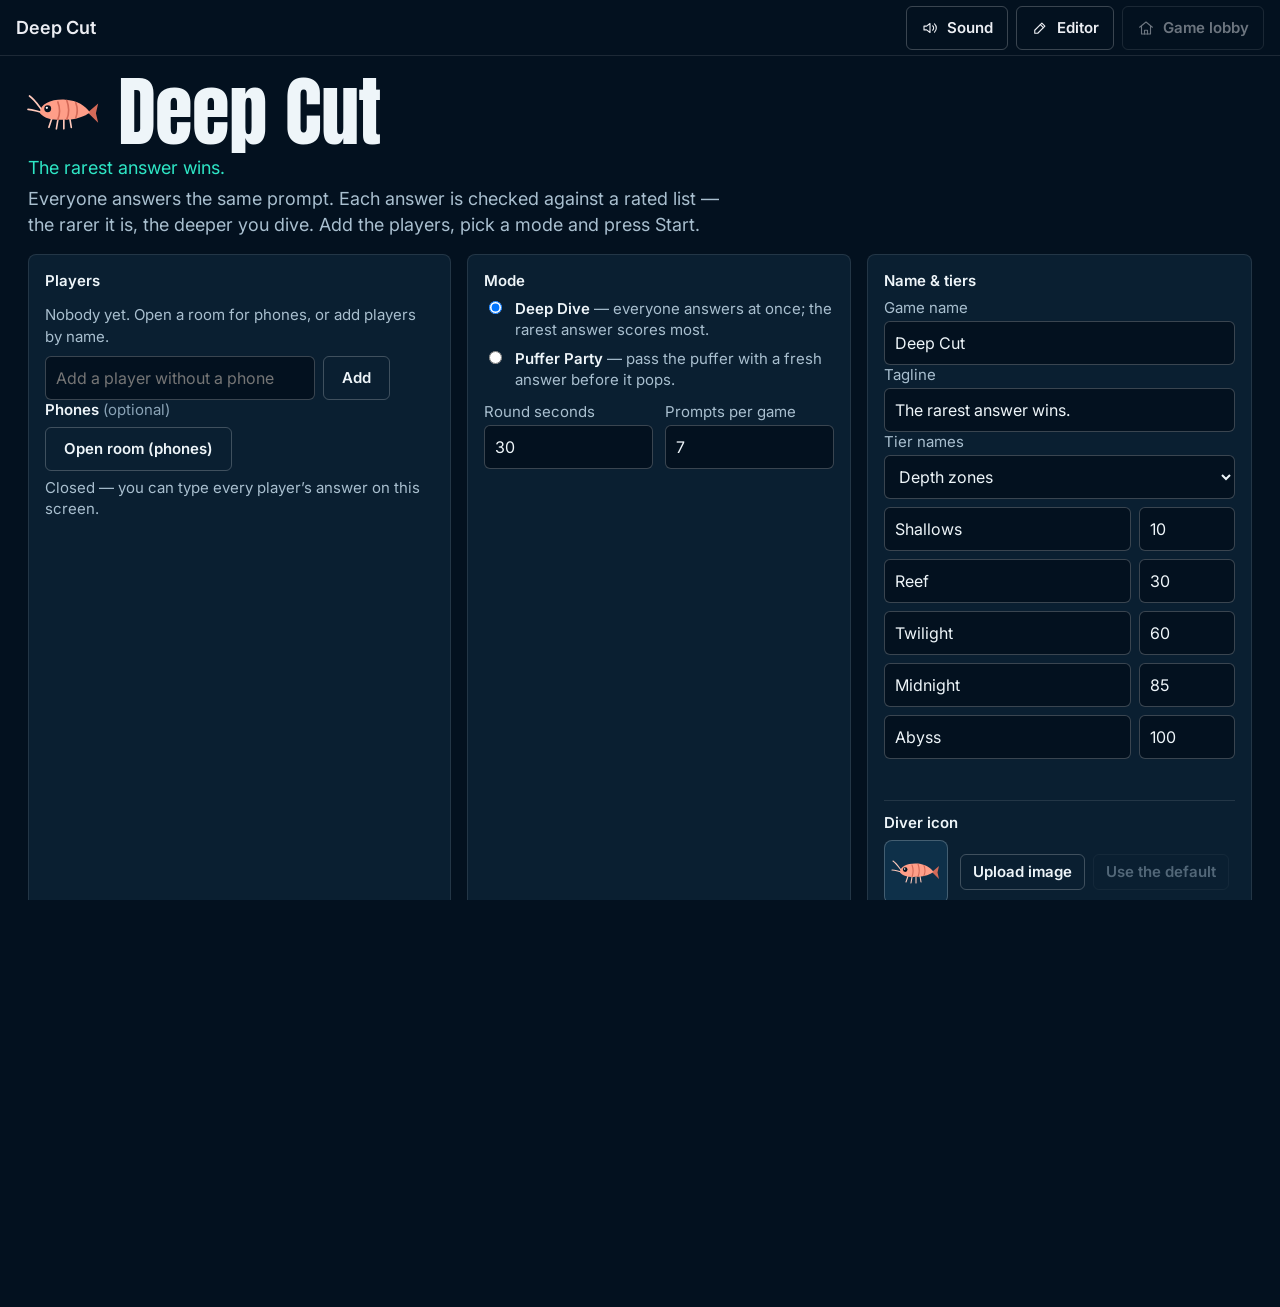
<file: index.html>
<!DOCTYPE html>
<html lang="en">
<head>
  <meta charset="UTF-8">
  <meta name="viewport" content="width=device-width, initial-scale=1.0">
  <title>Deep Cut</title>
  <meta name="description" content="A party game of rare answers: everyone answers the same prompt and every answer is graded against a rated list, from the most common answer to the rarest. Phones optional. Bring your own prompts as JSON.">
  <link rel="preconnect" href="https://fonts.googleapis.com">
  <link rel="preconnect" href="https://fonts.gstatic.com" crossorigin>
  <link href="https://fonts.googleapis.com/css2?family=Anton&family=Inter:wght@400;500;600&display=swap" rel="stylesheet">
  <link rel="stylesheet" href="shared/theme.css">
  <link rel="stylesheet" href="css/kr.css">
  <link rel="stylesheet" href="css/kr-phone.css">
  <link rel="stylesheet" href="css/kr-diver.css">
</head>
<body data-gsc-game="krillion">

  <header class="kr-bar gsc-toolbar">
    <h1 id="kr-bar-title" class="kr-bar-title gsc-toolbar-title">Deep Cut</h1>
    <div class="kr-bar-actions gsc-toolbar-actions">
      <span id="kr-room-chip" class="kr-chip hidden"></span>
      <button id="btn-sound" class="kr-btn kr-btn-line kr-bar-btn gsc-toolbar-btn" type="button" aria-pressed="true">Sound</button>
      <button id="btn-editor" class="kr-btn kr-btn-line kr-bar-btn gsc-toolbar-btn" type="button" aria-label="Editor" title="Editor">Editor</button>
      <button id="btn-game-lobby" class="kr-btn kr-btn-line kr-bar-btn gsc-toolbar-btn" type="button" aria-label="Game lobby" title="Game lobby">Game lobby</button>
    </div>
  </header>

  <p id="kr-error" class="kr-error hidden" role="alert"></p>

  <main id="kr-main">

    <!-- ===================== Setup ===================== -->
    <section id="screen-setup" class="kr-screen kr-setup">
      <div class="kr-setup-head">
        <div class="kr-hero-row">
          <span id="kr-hero-mark" class="kr-hero-mark" aria-hidden="true"></span>
          <h2 id="kr-hero" class="kr-hero">Deep Cut</h2>
        </div>
        <p id="kr-tagline" class="kr-tagline"></p>
        <p class="kr-lede">Everyone answers the same prompt. Each answer is checked against a rated list &mdash;
          the rarer it is, the deeper you dive. Add the players, pick a mode and press Start.</p>
      </div>

      <div class="kr-setup-cols">
        <div class="kr-panel">
          <h3 class="kr-label">Players <span id="kr-player-count" class="kr-count"></span></h3>
          <ul id="kr-player-list" class="kr-player-list"></ul>
          <form id="kr-add-form" class="kr-inline" autocomplete="off">
            <label class="visually-hidden" for="kr-add-name">Add a player without a phone</label>
            <input id="kr-add-name" class="kr-field" type="text" maxlength="24" placeholder="Add a player without a phone">
            <button class="kr-btn kr-btn-line" type="submit">Add</button>
          </form>
          <h3 class="kr-label">Phones <span class="kr-quiet">(optional)</span></h3>
          <div id="kr-room-controls" class="kr-inline">
            <button id="btn-open-room" class="kr-btn kr-btn-line" type="button">Open room (phones)</button>
          </div>
          <p id="kr-room-status" class="kr-hint">Closed &mdash; you can type every player&rsquo;s answer on this screen.</p>
          <p id="kr-join-note" class="kr-hint hidden">Players open <span id="kr-join-url" class="kr-mono"></span></p>
        </div>

        <div class="kr-panel">
          <h3 class="kr-label">Mode</h3>
          <div class="kr-modes" role="radiogroup" aria-label="Mode">
            <label class="kr-mode"><input id="kr-mode-deep" type="radio" name="kr-mode" value="deepDive">
              <span><strong>Deep Dive</strong> &mdash; everyone answers at once; the rarest answer scores most.</span></label>
            <label class="kr-mode"><input id="kr-mode-puffer" type="radio" name="kr-mode" value="puffer">
              <span><strong>Puffer Party</strong> &mdash; pass the puffer with a fresh answer before it pops.</span></label>
          </div>
          <div id="kr-rules-deep" class="kr-rules">
            <label class="kr-num">Round seconds <input id="kr-set-seconds" class="kr-field" type="number" min="5" max="300" inputmode="numeric"></label>
            <label class="kr-num">Prompts per game <input id="kr-set-prompts" class="kr-field" type="number" min="1" max="50" inputmode="numeric"></label>
          </div>
          <div id="kr-rules-puffer" class="kr-rules hidden">
            <label class="kr-num">Hearts <input id="kr-set-hearts" class="kr-field" type="number" min="1" max="9" inputmode="numeric"></label>
            <label class="kr-num">Most hearts <input id="kr-set-max" class="kr-field" type="number" min="1" max="9" inputmode="numeric"></label>
            <label class="kr-num">Clock starts at (s) <input id="kr-set-start" class="kr-field" type="number" min="2" max="120" inputmode="numeric"></label>
            <label class="kr-num">Shortest clock (s) <input id="kr-set-floor" class="kr-field" type="number" min="1" max="120" inputmode="numeric"></label>
            <label class="kr-num">Meter for a heart <input id="kr-set-meter" class="kr-field" type="number" min="1" max="1000" inputmode="numeric"></label>
            <label class="kr-num">Round cap (0 = none) <input id="kr-set-cap" class="kr-field" type="number" min="0" max="200" inputmode="numeric"></label>
          </div>
        </div>

        <div class="kr-panel">
          <h3 class="kr-label">Name &amp; tiers</h3>
          <label class="kr-num">Game name <input id="kr-set-name" class="kr-field" type="text" maxlength="30" autocomplete="off"></label>
          <label class="kr-num">Tagline <input id="kr-set-tagline" class="kr-field" type="text" maxlength="60" autocomplete="off"></label>
          <label class="kr-num">Tier names
            <select id="kr-set-preset" class="kr-field"></select></label>
          <div id="kr-set-tiers" class="kr-tier-rows" role="group" aria-label="Tier names and points"></div>
          <p id="kr-names-warn" class="kr-hint kr-warn" role="status"></p>
          <div class="kr-icon-pick" role="group" aria-labelledby="kr-icon-label">
            <h4 id="kr-icon-label" class="kr-label">Diver icon</h4>
            <div class="kr-icon-row">
              <span id="kr-icon-preview" class="kr-icon-preview"></span>
              <div class="kr-icon-actions">
                <button id="btn-icon-upload" class="kr-btn kr-btn-line kr-btn-sm" type="button">Upload image</button>
                <button id="btn-icon-default" class="kr-btn kr-btn-quiet kr-btn-sm" type="button">Use the default</button>
                <input id="kr-icon-file" class="visually-hidden" type="file" accept="image/png,image/jpeg,image/webp,image/gif" aria-label="Diver icon picture" tabindex="-1">
              </div>
            </div>
            <p id="kr-icon-msg" class="kr-hint" role="status">Everyone dives as the krill, unless you upload a picture (PNG, JPEG, WebP or GIF; it is shrunk to 96&nbsp;&times;&nbsp;96).</p>
          </div>
        </div>

        <div class="kr-panel">
          <h3 class="kr-label">Prompts</h3>
          <p id="kr-source" class="kr-hint">Loading prompts&hellip;</p>
          <p id="kr-prompt-count" class="kr-hint"></p>
          <div id="kr-library" class="kr-library"></div>
          <div class="kr-inline">
            <button id="btn-load-json" class="kr-btn kr-btn-line" type="button">Load prompts (.json)</button>
            <input id="kr-file" class="visually-hidden" type="file" accept="application/json,.json">
          </div>
          <label class="kr-check"><input id="kr-set-shuffle" type="checkbox"> Shuffle the prompts</label>
        </div>
      </div>

      <p id="kr-setup-warn" class="kr-hint kr-warn" role="status"></p>
      <div class="kr-actions">
        <button id="btn-resume" class="kr-btn kr-btn-line kr-btn-lg hidden" type="button">Resume the game</button>
        <button id="btn-start" class="kr-btn kr-btn-primary kr-btn-lg" type="button">Start</button>
      </div>
    </section>

    <!-- ===================== Deep Dive: the prompt before the clock ===================== -->
    <section id="screen-intro" class="kr-screen kr-center hidden">
      <p id="kr-intro-round" class="kr-meta">&nbsp;</p>
      <p id="kr-intro-text" class="kr-prompt">&nbsp;</p>
      <p class="kr-hint">Read the prompt out, then start the clock. Every answer stays hidden until the round closes.</p>
      <div class="kr-actions">
        <button id="btn-open" class="kr-btn kr-btn-primary kr-btn-lg" type="button">Start the clock</button>
        <button id="btn-swap" class="kr-btn kr-btn-line" type="button">Different prompt</button>
        <button id="btn-intro-undo" class="kr-btn kr-btn-line" type="button" data-gsc-icon="undo">Undo</button>
        <button id="btn-intro-finish" class="kr-btn kr-btn-quiet" type="button">End game</button>
      </div>
    </section>

    <!-- ===================== Deep Dive: answers coming in ===================== -->
    <section id="screen-prompt" class="kr-screen hidden">
      <div class="kr-prompt-row">
        <div class="kr-prompt-main">
          <p id="kr-prompt-round" class="kr-meta">&nbsp;</p>
          <p id="kr-prompt-text" class="kr-prompt">&nbsp;</p>
        </div>
        <div class="kr-clock-box">
          <p id="kr-clock" class="kr-clock" aria-live="off">30</p>
          <div class="kr-clock-track"><div id="kr-clock-bar" class="kr-clock-bar"></div></div>
          <p id="kr-answered" class="kr-answered" role="status" aria-live="polite">0 / 0 answered</p>
        </div>
      </div>
      <ul id="kr-chips" class="kr-chips" aria-label="Who has answered"></ul>
      <aside id="kr-plist-box" class="kr-list hidden" aria-label="The rated answer list">
        <h3 class="kr-label">The rated list <span class="kr-quiet">&mdash; everyone on a shared screen can see this</span></h3>
        <ul id="kr-plist" class="kr-list-items"></ul>
      </aside>
      <form id="kr-type-form" class="kr-type" autocomplete="off">
        <label class="kr-type-label" for="kr-type-who">Type an answer for</label>
        <select id="kr-type-who" class="kr-field"></select>
        <label class="visually-hidden" for="kr-type-text">Their answer</label>
        <input id="kr-type-text" class="kr-field kr-type-text" type="text" maxlength="40" spellcheck="false" placeholder="Their answer">
        <button class="kr-btn kr-btn-line" type="submit">Lock it in</button>
        <label class="kr-check"><input id="kr-hide-typing" type="checkbox"> Hide what I type</label>
      </form>
      <div class="kr-actions">
        <button id="btn-close" class="kr-btn kr-btn-primary kr-btn-lg" type="button">Close the answers</button>
        <button id="btn-pause" class="kr-btn kr-btn-line" type="button">Pause the clock</button>
        <button id="btn-plist" class="kr-btn kr-btn-line" type="button" aria-pressed="false">Show the rated list</button>
        <button id="btn-prompt-undo" class="kr-btn kr-btn-line" type="button" data-gsc-icon="undo">Undo</button>
        <button id="btn-prompt-finish" class="kr-btn kr-btn-quiet" type="button">End game</button>
      </div>
    </section>

    <!-- ===================== Deep Dive: judge, then shallowest to deepest ===================== -->
    <section id="screen-reveal" class="kr-screen hidden">
      <div class="kr-reveal-head">
        <p id="kr-reveal-text" class="kr-prompt-sm">&nbsp;</p>
        <p id="kr-reveal-state" class="kr-meta" role="status" aria-live="polite">&nbsp;</p>
        <p id="kr-tally" class="kr-tally">&nbsp;</p>
        <p id="kr-quip" class="kr-quip"></p>
      </div>
      <div class="kr-reveal-body">
        <section id="kr-queue-box" class="kr-queue hidden" aria-label="Judge's review">
          <h3 class="kr-label">Not on the list &mdash; your ruling <span id="kr-queue-count" class="kr-count"></span></h3>
          <ul id="kr-queue" class="kr-queue-list"></ul>
        </section>
        <ol id="kr-groups" class="kr-groups" aria-label="Answers"></ol>
        <aside id="kr-list-box" class="kr-list hidden" aria-label="The rated answer list">
          <h3 class="kr-label">The rated list</h3>
          <ul id="kr-list" class="kr-list-items"></ul>
        </aside>
      </div>
      <div id="kr-reef" class="kr-reef kr-reef-strip" aria-label="Depth"></div>
      <div class="kr-actions">
        <button id="btn-reveal" class="kr-btn kr-btn-primary kr-btn-lg" type="button">Reveal the next answer</button>
        <button id="btn-list" class="kr-btn kr-btn-line" type="button" aria-pressed="false">Show the rated list</button>
        <button id="btn-reveal-undo" class="kr-btn kr-btn-line" type="button" data-gsc-icon="undo">Undo</button>
        <button id="btn-reveal-finish" class="kr-btn kr-btn-quiet" type="button">End game</button>
      </div>
    </section>

    <!-- ===================== Deep Dive: depth board ===================== -->
    <section id="screen-depth" class="kr-screen hidden">
      <div class="kr-depth-head">
        <h2 id="kr-depth-title" class="kr-title">Depth board</h2>
        <p id="kr-depth-sub" class="kr-meta">&nbsp;</p>
        <p id="kr-depth-tally" class="kr-tally">&nbsp;</p>
        <p id="kr-depth-quip" class="kr-quip"></p>
      </div>
      <div id="kr-depth-reef" class="kr-reef kr-reef-full" aria-label="Depth board" aria-live="polite"></div>
      <div class="kr-actions">
        <button id="btn-next-prompt" class="kr-btn kr-btn-primary kr-btn-lg" type="button">Next prompt</button>
        <button id="btn-depth-undo" class="kr-btn kr-btn-line" type="button" data-gsc-icon="undo">Undo</button>
        <button id="btn-depth-finish" class="kr-btn kr-btn-quiet" type="button">End game</button>
      </div>
    </section>

    <!-- ===================== Puffer Party ===================== -->
    <section id="screen-puffer" class="kr-screen hidden">
      <div class="kr-puffer">
        <div id="kr-ring" class="kr-ring" aria-label="The ring">
          <div class="kr-ring-centre">
            <p id="kr-pclock" class="kr-clock">12</p>
            <p id="kr-pholder" class="kr-pholder" aria-live="polite">&nbsp;</p>
          </div>
        </div>
        <div class="kr-puffer-side">
          <p id="kr-pround" class="kr-meta">&nbsp;</p>
          <p id="kr-ptext" class="kr-prompt-sm">&nbsp;</p>
          <p id="kr-pnotice" class="kr-notice" role="status" aria-live="polite">&nbsp;</p>
          <div id="kr-pending" class="kr-pending hidden">
            <p id="kr-pending-text" class="kr-pending-text">&nbsp;</p>
            <div id="kr-pending-tiers" class="kr-tier-buttons"></div>
          </div>
          <form id="kr-ptype-form" class="kr-inline" autocomplete="off">
            <label class="visually-hidden" for="kr-ptype-text">The holder's answer</label>
            <input id="kr-ptype-text" class="kr-field" type="text" maxlength="40" spellcheck="false" placeholder="Type the holder's answer">
            <button class="kr-btn kr-btn-line" type="submit">Submit</button>
          </form>
          <h3 class="kr-label">Used this round <span id="kr-used-count" class="kr-count"></span></h3>
          <ul id="kr-used" class="kr-used"></ul>
        </div>
      </div>
      <div class="kr-actions">
        <button id="btn-pstart" class="kr-btn kr-btn-primary kr-btn-lg" type="button">Start the clock</button>
        <button id="btn-pnext" class="kr-btn kr-btn-primary kr-btn-lg" type="button">Next round</button>
        <button id="btn-pop" class="kr-btn kr-btn-danger" type="button">Pop</button>
        <button id="btn-ppause" class="kr-btn kr-btn-line" type="button">Pause the clock</button>
        <button id="btn-pundo" class="kr-btn kr-btn-line" type="button" data-gsc-icon="undo">Undo</button>
        <button id="btn-pfinish" class="kr-btn kr-btn-quiet" type="button">End game</button>
      </div>
    </section>

    <!-- ===================== Result ===================== -->
    <section id="screen-result" class="kr-screen kr-center hidden">
      <span id="kr-result-diver" class="kr-result-diver" aria-hidden="true"></span>
      <p id="kr-result-kicker" class="kr-meta">&nbsp;</p>
      <h2 id="kr-winner" class="kr-hero">&nbsp;</h2>
      <p id="kr-winner-sub" class="kr-lede">&nbsp;</p>
      <ol id="kr-standings" class="kr-standings" aria-live="polite"></ol>
      <div class="kr-actions">
        <button id="btn-new-game" class="kr-btn kr-btn-primary kr-btn-lg" type="button">New game</button>
        <button id="btn-result-undo" class="kr-btn kr-btn-line" type="button" data-gsc-icon="undo">Undo</button>
      </div>
    </section>

    <!-- ===================== Editor ===================== -->
    <section id="screen-editor" class="kr-screen kr-editor hidden" role="dialog" aria-label="Prompt editor" aria-modal="false">
      <div class="kr-editor-bar">
        <h2 class="kr-label kr-editor-title">Prompt editor</h2>
        <div class="kr-inline">
          <button id="btn-editor-use" class="kr-btn kr-btn-primary" type="button">Use in game</button>
          <button id="btn-editor-download" class="kr-btn kr-btn-line" type="button">Download JSON</button>
          <button id="btn-editor-library" class="kr-btn kr-btn-line" type="button">Download for the library</button>
          <button id="btn-editor-import" class="kr-btn kr-btn-line" type="button">Import judged answers</button>
          <button id="btn-editor-reset" class="kr-btn kr-btn-quiet" type="button">Reset to shipped</button>
          <button id="btn-editor-blank" class="kr-btn kr-btn-quiet" type="button">Start blank</button>
          <button id="btn-editor-close" class="kr-btn kr-btn-quiet" type="button">Close</button>
        </div>
      </div>
      <p id="kr-editor-msg" class="kr-error hidden" role="alert"></p>
      <p id="kr-editor-warn" class="kr-hint" role="status"></p>
      <pre id="kr-editor-manifest" class="kr-manifest hidden" aria-label="Manifest line to paste"></pre>
      <div class="kr-editor-grid">
        <div class="kr-editor-col">
          <label class="kr-num">Title <input id="kr-ed-title" class="kr-field" type="text" maxlength="80"></label>
          <label class="kr-num">Mode
            <select id="kr-ed-mode" class="kr-field"><option value="deepDive">Deep Dive</option><option value="puffer">Puffer Party</option></select></label>
          <label class="kr-num">Round seconds <input id="kr-ed-seconds" class="kr-field" type="number" min="5" max="300"></label>
          <label class="kr-num">Prompts per game <input id="kr-ed-prompts" class="kr-field" type="number" min="1" max="50"></label>
          <h3 class="kr-label">Name &amp; tiers</h3>
          <label class="kr-num">Game name <input id="kr-ed-brand-name" class="kr-field" type="text" maxlength="30"></label>
          <label class="kr-num">Tagline <input id="kr-ed-brand-tagline" class="kr-field" type="text" maxlength="60"></label>
          <div id="kr-ed-tiers" class="kr-tier-rows" role="group" aria-label="Tier names and points"></div>
          <h3 class="kr-label">Prompts <span id="kr-ed-count" class="kr-count"></span></h3>
          <ol id="kr-ed-list" class="kr-ed-list"></ol>
          <div class="kr-inline">
            <button id="btn-ed-add-prompt" class="kr-btn kr-btn-line kr-btn-sm" type="button">Add a prompt</button>
            <button id="btn-ed-del-prompt" class="kr-btn kr-btn-danger kr-btn-sm" type="button">Delete this prompt</button>
          </div>
        </div>
        <div class="kr-editor-col kr-editor-wide">
          <label class="kr-num">Prompt <input id="kr-ed-text" class="kr-field" type="text" maxlength="120"></label>
          <label class="kr-num">Category <input id="kr-ed-category" class="kr-field" type="text" maxlength="30"></label>
          <h3 class="kr-label">Rated answers <span id="kr-ed-answer-count" class="kr-count"></span></h3>
          <p class="kr-hint">One row per answer. Aliases are other spellings, comma separated. Cover every tier &mdash;
            common answers go in the first tier, genuinely obscure ones in the last.</p>
          <table class="kr-ed-table">
            <thead><tr><th scope="col">Answer</th><th scope="col">Aliases</th><th scope="col">Tier</th><th scope="col"><span class="visually-hidden">Remove</span></th></tr></thead>
            <tbody id="kr-ed-answers"></tbody>
          </table>
          <button id="btn-ed-add-answer" class="kr-btn kr-btn-line kr-btn-sm" type="button">Add an answer</button>
          <p class="kr-hint">The library workflow: press <strong>Download for the library</strong>, drop the file into
            <span class="kr-mono">sets/</span> and paste the line it gives you into
            <span class="kr-mono">sets/index.json</span>.</p>
        </div>
      </div>
    </section>

    <!-- ===================== Phone ===================== -->
    <section id="screen-phone" class="kr-screen kr-phone hidden">
      <div id="gsc-join"></div>
      <div id="kr-phone-card" class="kr-phone-card">
        <p id="kr-phone-kicker" class="kr-phone-kicker">Deep Cut</p>
        <p id="kr-phone-prompt" class="kr-phone-prompt" aria-live="polite">Waiting for the host&hellip;</p>
        <p id="kr-phone-clock" class="kr-phone-clock" aria-live="off"></p>
        <form id="kr-phone-form" class="kr-phone-form hidden" autocomplete="off">
          <label class="visually-hidden" for="kr-phone-text">Your answer</label>
          <input id="kr-phone-text" type="text" maxlength="40" autocomplete="off" spellcheck="false" placeholder="Your answer">
          <button id="btn-phone-send" class="kr-btn kr-btn-primary kr-phone-send" type="submit">Send</button>
        </form>
        <p id="kr-phone-sub" class="kr-phone-sub">&nbsp;</p>
        <div id="kr-phone-extra" class="kr-phone-extra"></div>
        <p id="kr-phone-status" class="kr-phone-status" role="status" aria-live="polite"></p>
      </div>
    </section>

  </main>

  <!-- ============ Game lobby: keep this game, or start over (docs/19 §1) ============ -->
  <div id="kr-lobby-modal" class="kr-modal-backdrop hidden">
    <div class="kr-modal" role="dialog" aria-modal="true" aria-labelledby="kr-lobby-title">
      <h2 id="kr-lobby-title" class="kr-modal-title">Back to the setup screen</h2>
      <p class="kr-modal-body">Keep the game and you can pick it up again with <strong>Resume</strong>.
        Start over clears the game in progress &mdash; the players, the prompts and the settings stay.</p>
      <div class="kr-actions kr-actions-end">
        <button id="btn-lobby-keep" class="kr-btn kr-btn-primary" type="button">Keep this game</button>
        <button id="btn-lobby-restart" class="kr-btn kr-btn-danger" type="button">Start over</button>
        <button id="btn-lobby-cancel" class="kr-btn kr-btn-quiet" type="button">Cancel</button>
      </div>
    </div>
  </div>

  <!-- ============ Title card (standalone only; the hub shows its own) ============ -->
  <div id="gsc-splash" class="kr-splash hidden" role="status" aria-live="polite">
    <span id="gsc-splash-mark" class="kr-splash-mark" aria-hidden="true"></span>
    <p id="gsc-splash-title" class="kr-hero"></p>
    <p id="gsc-splash-sub" class="kr-lede"></p>
  </div>

  <script src="shared/room-protocol.js"></script>
  <script src="shared/room-net.js"></script>
  <script src="shared/room-host.js"></script>
  <script src="shared/room-player.js"></script>
  <script src="shared/bridge.js"></script>
  <script src="shared/library.js"></script>
  <script src="shared/icons.js"></script>
  <script src="js/kr-content.js"></script>
  <script src="js/kr-select.js"></script>
  <script src="js/kr-core.js"></script>
  <script src="js/kr-flavour.js"></script>
  <script src="js/data.js"></script>
  <script src="js/kr-sound.js"></script>
  <script src="js/kr-clock.js"></script>
  <script src="js/kr-view.js"></script>
  <script src="js/kr-diver.js"></script>
  <script src="js/kr-party.js"></script>
  <script src="js/kr-app.js"></script>
  <script src="js/kr-editor.js"></script>
  <script src="js/kr-room.js"></script>
  <script src="js/kr-phone.js"></script>
</body>
</html>
</file>
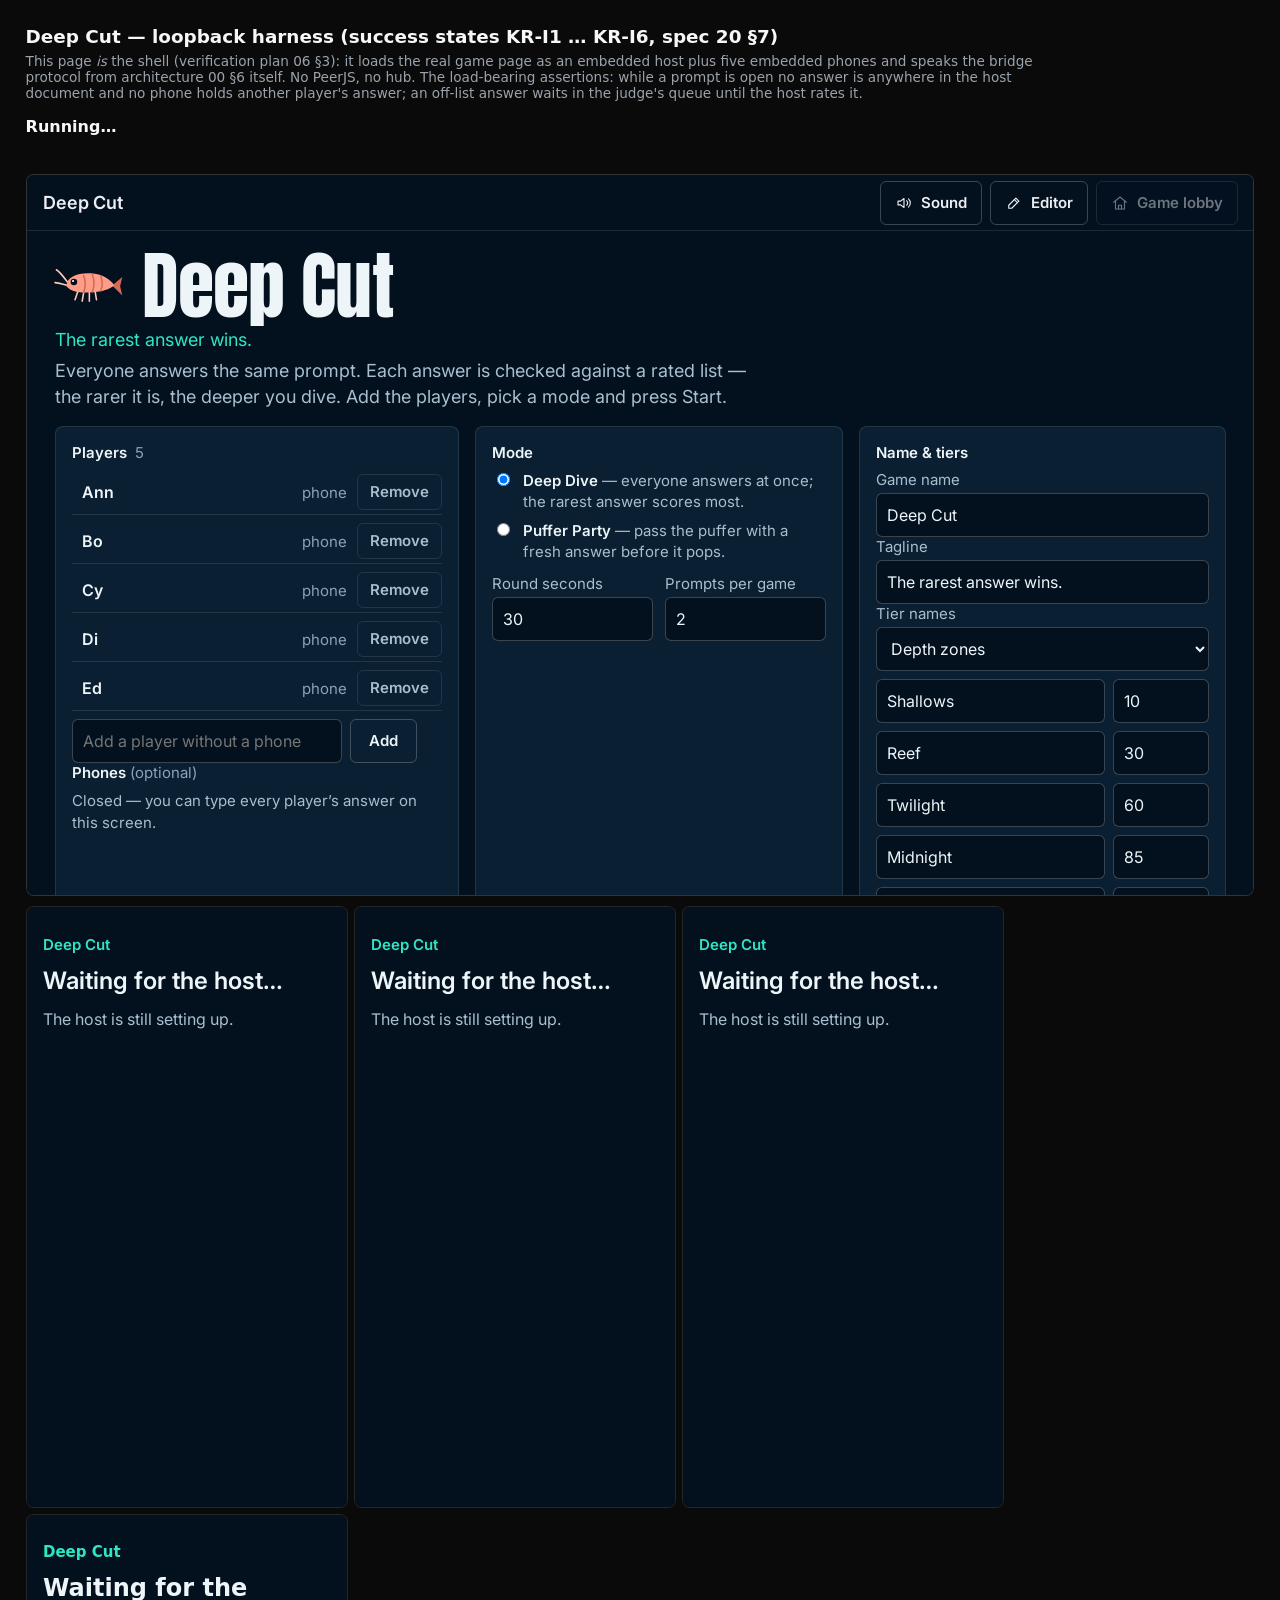
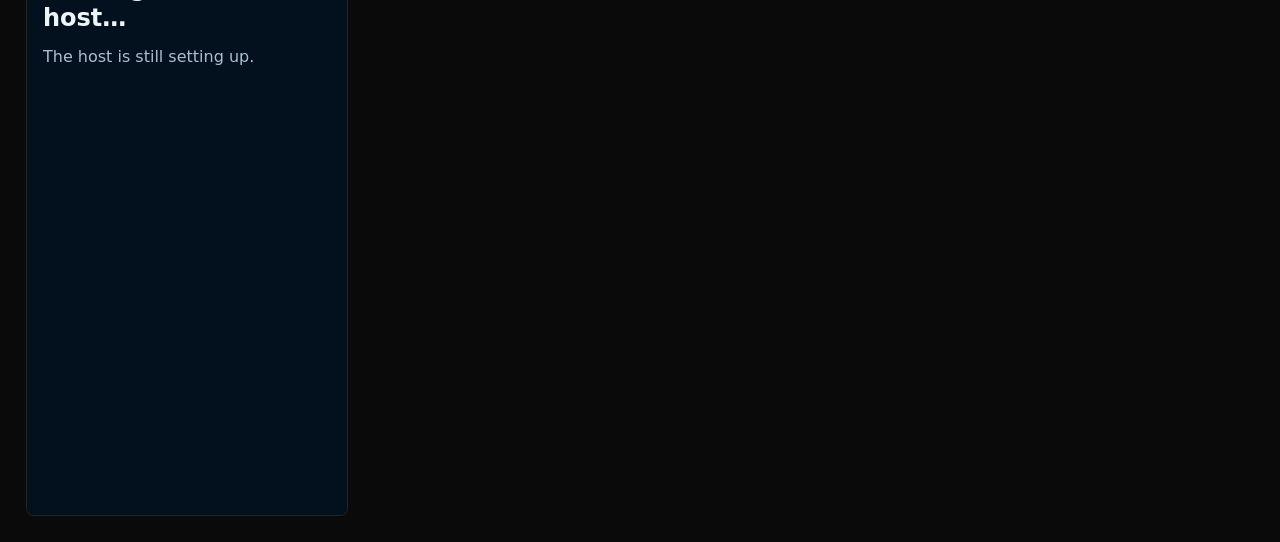
<file: tests/harness.html>
<!DOCTYPE html>
<html lang="en">
<head>
  <meta charset="UTF-8">
  <meta name="viewport" content="width=device-width, initial-scale=1.0">
  <title>Deep Cut harness (KR-I1–KR-I6)</title>
  <style>
    body { font-family: system-ui, sans-serif; background: #0a0a0a; color: #f6f7f9; margin: 0; padding: 1.6rem; }
    h1 { font-size: 1.15rem; margin: 0 0 0.4rem; }
    p.lede { color: #9aa3ad; font-size: 0.85rem; margin: 0 0 1rem; max-width: 64rem; }
    #summary { font-weight: 700; margin: 0.6rem 0 1rem; }
    #summary.ok, li[data-pass="true"] .tag { color: #35d68a; }
    #summary.bad, li[data-pass="false"] .tag { color: #ff5a66; }
    #results { list-style: none; margin: 0; padding: 0; display: flex; flex-direction: column; gap: 0.25rem; }
    #results li { padding: 0.4rem 0.7rem; border-radius: 8px; background: rgba(255,255,255,0.05); font-size: 0.86rem; }
    #results li[data-pass="true"] { border-left: 4px solid #35d68a; }
    #results li[data-pass="false"] { border-left: 4px solid #ff5a66; background: rgba(255,90,102,0.12); }
    .tag { font-weight: 700; margin-right: 0.5rem; }
    .detail { display: block; opacity: 0.75; font-size: 0.78rem; margin-top: 0.15rem; }
    .stage { display: flex; gap: 0.6rem; margin-top: 1.4rem; align-items: flex-start; flex-wrap: wrap; }
    #host { width: 1280px; height: 720px; border: 1px solid rgba(255,255,255,0.2); border-radius: 8px; background: #000; }
    .phones { display: flex; gap: 0.4rem; flex-wrap: wrap; }
    .phones iframe { width: 320px; height: 600px; border: 1px solid rgba(255,255,255,0.15); border-radius: 8px; background: #000; }
  </style>
</head>
<body>
  <h1>Deep Cut — loopback harness (success states KR-I1 … KR-I6, spec 20 §7)</h1>
  <p class="lede">This page <em>is</em> the shell (verification plan 06 §3): it loads the real game page as an embedded
    host plus five embedded phones and speaks the bridge protocol from architecture 00 §6 itself. No PeerJS, no hub.
    The load-bearing assertions: while a prompt is open no answer is anywhere in the host document and no phone holds
    another player's answer; an off-list answer waits in the judge's queue until the host rates it.</p>
  <p id="summary">Running…</p>
  <ul id="results"></ul>

  <div class="stage">
    <iframe id="host" title="host game under test"></iframe>
    <div class="phones" id="phones"></div>
  </div>

  <script>
  (function () {
    "use strict";

    /* ============ Result plumbing ============ */

    const results = [];
    let uncaught = null;
    window.addEventListener("error", (e) => { uncaught = e.message; });
    window.addEventListener("unhandledrejection", (e) => { uncaught = String(e.reason); });

    function check(label, cond, detail) {
      results.push({ label, pass: !!cond, detail: detail === undefined ? "" : String(detail) });
      render();
    }

    function render() {
      const list = document.getElementById("results");
      list.replaceChildren();
      for (const r of results) {
        const li = document.createElement("li");
        li.dataset.pass = String(r.pass);
        const tag = document.createElement("span");
        tag.className = "tag";
        tag.textContent = r.pass ? "PASS" : "FAIL";
        li.appendChild(tag);
        li.appendChild(document.createTextNode(r.label));
        if (r.detail) {
          const d = document.createElement("span");
          d.className = "detail";
          d.textContent = r.detail;
          li.appendChild(d);
        }
        list.appendChild(li);
      }
      const failed = results.filter((r) => !r.pass).length;
      const summary = document.getElementById("summary");
      const ok = failed === 0 && !uncaught;
      summary.className = ok ? "ok" : "bad";
      summary.textContent = ok ? `All ${results.length} checks passed.`
        : `${failed} of ${results.length} checks FAILED${uncaught ? ` — uncaught: ${uncaught}` : ""}`;
      window.__KR_HARNESS__ = { total: results.length, failed, uncaught, results };
    }

    const sleep = (ms) => new Promise((r) => setTimeout(r, ms));

    async function waitFor(fn, label, timeout) {
      const limit = timeout || 5000;
      const start = Date.now();
      for (;;) {
        let value = null;
        try { value = fn(); } catch (err) { value = null; }
        if (value) return value;
        if (Date.now() - start > limit) throw new Error(`timed out waiting for ${label}`);
        await sleep(30);
      }
    }

    /* ============ The bridge shell (00 §6) ============ */

    const PLAYERS = [
      { pid: "p1", name: "Ann", color: "#2ee6c5", avatar: "🐡", connected: true, manual: false },
      { pid: "p2", name: "Bo", color: "#ff6b57", avatar: "🦑", connected: true, manual: false },
      { pid: "p3", name: "Cy", color: "#8cb0ff", avatar: "🐙", connected: true, manual: false },
      { pid: "p4", name: "Di", color: "#e6b800", avatar: "🦀", connected: true, manual: false },
      { pid: "p5", name: "Ed", color: "#c1121f", avatar: "🐢", connected: true, manual: false },
    ];
    const ROOM = { code: "KRHA", players: PLAYERS };

    const hostFrame = document.getElementById("host");
    const phoneFrames = new Map();
    const shellLog = [];

    function post(frame, msg) {
      if (!frame || !frame.contentWindow) return;
      frame.contentWindow.postMessage(Object.assign({ gsc: 1 }, msg), location.origin);
    }

    window.addEventListener("message", (event) => {
      if (event.origin !== location.origin) return;
      const d = event.data;
      if (!d || typeof d !== "object" || d.gsc !== 1 || typeof d.t !== "string") return;
      if (event.source === hostFrame.contentWindow) { fromHost(d); return; }
      for (const [pid, frame] of phoneFrames) {
        if (event.source === frame.contentWindow) { fromPhone(pid, d); return; }
      }
    });

    function fromHost(d) {
      if (d.t === "ready") { post(hostFrame, { t: "init", mode: "embed-host", room: ROOM }); return; }
      if (d.t === "send") {
        if (d.pid === "*") phoneFrames.forEach((f) => post(f, { t: "msg", m: d.m }));
        else post(phoneFrames.get(d.pid), { t: "msg", m: d.m });
        return;
      }
      shellLog.push(d);
    }

    function fromPhone(pid, d) {
      if (d.t === "ready") {
        const me = PLAYERS.find((p) => p.pid === pid);
        post(phoneFrames.get(pid), { t: "init", mode: "embed-player", me, room: { code: ROOM.code } });
        return;
      }
      if (d.t === "send") post(hostFrame, { t: "msg", pid, m: d.m });
    }

    /* ============ Loading (stale-bundle guard) ============ */

    const JS = ["kr-content.js", "kr-select.js", "kr-core.js", "kr-flavour.js", "data.js", "kr-sound.js", "kr-clock.js",
      "kr-view.js", "kr-diver.js", "kr-party.js", "kr-app.js", "kr-editor.js", "kr-room.js", "kr-phone.js"];
    const CSS = ["kr.css", "kr-phone.css", "kr-diver.css"];
    const ASSETS = JS.map((f) => `../js/${f}`).concat(CSS.map((f) => `../css/${f}`)).concat([
      "../shared/theme.css", "../shared/theme-components.css", "../shared/library.js",
      "../shared/room-protocol.js", "../shared/room-net.js",
      "../shared/room-host.js", "../shared/room-player.js", "../shared/bridge.js",
      "../sets/index.json", "../sets/kids-night.json", "../sets/pop-culture.json",
      "fixtures/harness-game.json", "../prompts.json",
    ]);

    // ?store=harness keeps this run out of the real host's save on the same origin.
    const HOST_SRC = "../index.html?embed=host&harness=1&store=harness&game=tests/fixtures/harness-game.json";
    const PHONE_SRC = "../index.html?embed=player&harness=1&store=harness";
    const KEYS = ["kk-state-v1-harness", "kk-draft-v1-harness"];
    const REAL_KEYS = ["kk-state-v1", "kk-draft-v1"];
    const REAL_BEFORE = REAL_KEYS.map((k) => localStorage.getItem(k));

    async function refreshAssets() {
      await Promise.all(ASSETS.map((u) => fetch(u, { cache: "reload" }).catch(() => null)));
      await fetch(HOST_SRC, { cache: "reload" }).catch(() => null);
    }

    function loadFrame(frame, src) {
      return new Promise((resolve) => { frame.onload = resolve; frame.src = src; });
    }

    const HW = () => hostFrame.contentWindow;
    const HD = () => hostFrame.contentDocument;
    const H = (id) => HD().getElementById(id);
    const core = () => HW().KrApp.core();
    const click = (id) => H(id).click();
    const hostText = () => HD().body.textContent;

    async function bootHost(clear) {
      // Clear BEFORE the frame loads a page, never while one is unloading.
      if (clear !== false) KEYS.forEach((k) => localStorage.removeItem(k));
      await loadFrame(hostFrame, HOST_SRC);
      await waitFor(() => HW().KrApp && HW().KrApp.state().game && HW().KrApp.state().sourceKind === "url",
        "host boot with the fixture");
    }

    async function bootPhones() {
      const box = document.getElementById("phones");
      box.replaceChildren();
      phoneFrames.clear();
      for (const p of PLAYERS) {
        const frame = document.createElement("iframe");
        frame.title = `phone ${p.name}`;
        box.appendChild(frame);
        phoneFrames.set(p.pid, frame);
        await loadFrame(frame, PHONE_SRC);
      }
      await waitFor(() => [...phoneFrames.values()].every((f) => f.contentWindow.KrPhone), "phones join");
    }

    const PW = (pid) => phoneFrames.get(pid).contentWindow;
    const PD = (pid) => phoneFrames.get(pid).contentDocument;
    const view = (pid) => PW(pid).KrPhone.view();
    const phoneText = (pid) => PD(pid).body.textContent;

    function phoneSays(pid, text) {
      PW(pid).KrPhone.type(text);
      PW(pid).KrPhone.button().click();
    }

    /* ============================================================
       KR-I1 / KR-I2 — five phones answer; one resubmits; the judge rules
       ============================================================ */

    const ANSWERS = { p1: "Apple", p2: "Kiwi", p3: "Rambutan", p4: "litchi", p5: "Zqdurian" };

    async function scenarioAnswers() {
      await bootHost();
      await bootPhones();
      await waitFor(() => HW().KrApp.state().setup.players.length === 5, "roster from the shell");
      check("KR-I1 all five phones from the shell roster reach the setup screen",
        HW().KrApp.state().setup.players.map((p) => p.name).join(",") === "Ann,Bo,Cy,Di,Ed",
        HW().KrApp.state().setup.players.map((p) => p.name).join(","));
      if (H("kr-set-shuffle").checked) H("kr-set-shuffle").click();
      click("btn-start");
      await waitFor(() => core() && core().phase === "intro", "the intro");
      click("btn-open");
      await waitFor(() => ["p1", "p5"].every((pid) => view(pid).screen === "answer"), "the answer screens");
      check("KR-I1 every phone shows the prompt, a field and a running clock",
        PLAYERS.every((p) => PW(p.pid).KrPhone.promptText() === "Name a fruit"
          && !PD(p.pid).getElementById("kr-phone-form").classList.contains("hidden"))
        && /^\d+s$/.test(PD("p1").getElementById("kr-phone-clock").textContent),
        PD("p1").getElementById("kr-phone-clock").textContent);

      // KR-I2: Ann sends Mango, then changes her mind before the clock ends.
      phoneSays("p1", "Mango");
      await waitFor(() => core().dive.answers.p1 === "Mango", "Ann's first answer");
      await waitFor(() => view("p1").sent, "Ann's sent tick");
      check("KR-I2 a sent answer comes back with “sent ✓ — you can change it”",
        /Sent ✓ — you can change it/.test(phoneText("p1"))
        && PW("p1").KrPhone.button().textContent === "Change my answer", PD("p1").getElementById("kr-phone-sub").textContent);
      phoneSays("p1", ANSWERS.p1);
      await waitFor(() => core().dive.answers.p1 === "Apple", "Ann's second answer");
      check("KR-I2 a phone resubmits before close and the new answer replaces the old",
        core().dive.answers.p1 === "Apple" && H("kr-answered").textContent === "1 / 5 answered",
        H("kr-answered").textContent);

      ["p2", "p3", "p4"].forEach((pid) => phoneSays(pid, ANSWERS[pid]));
      await waitFor(() => Object.keys(core().dive.answers).length === 4, "four answers");
      check("KR-I1 NO ANSWER IS ANYWHERE IN THE HOST DOCUMENT WHILE THE PROMPT IS OPEN",
        Object.values(ANSWERS).concat(["Mango"]).every((a) => hostText().toLowerCase().indexOf(a.toLowerCase()) < 0),
        `searched ${hostText().length} characters`);
      check("KR-I1 no phone holds another player's answer, nor the rated list",
        PLAYERS.every((p) => Object.keys(ANSWERS).every((other) => other === p.pid
          || phoneText(p.pid).toLowerCase().indexOf(ANSWERS[other].toLowerCase()) < 0))
        && PLAYERS.every((p) => ["Banana", "Lychee", "Kiwifruit"].every((w) => phoneText(p.pid).indexOf(w) < 0)));
      const before = JSON.stringify(core().dive.answers);
      PW("p2").KrPhone.me.send({ t: "puffer", text: "Zqwrong" });
      PW("p2").KrPhone.me.send({ t: "review", group: "x", tier: "abyss" });
      PW("p2").KrPhone.me.send({ t: "answer", text: "x".repeat(5000) });
      await sleep(150);
      check("KR-I1 frames for the wrong screen, unknown frames and oversize frames are ignored",
        JSON.stringify(core().dive.answers) === before, JSON.stringify(core().dive.answers));

      phoneSays("p5", ANSWERS.p5);
      await waitFor(() => core().phase === "reveal", "the round closing when everyone has answered");
      check("KR-I1 the round closes once everyone has answered; matched answers already carry their tier",
        HW().KrCore.groups(core()).filter((g) => g.onList).map((g) => `${g.label}:${g.tier}`).sort().join(",")
          === "Apple:shallows,Kiwi:twilight,Lychee:midnight,Rambutan:abyss",
        HW().KrCore.groups(core()).map((g) => `${g.label}:${g.tier}`).join(","));
      check("KR-I1 the alias “litchi” matched Lychee (Midnight)",
        HW().KrCore.groups(core()).find((g) => g.pids.indexOf("p4") >= 0).label === "Lychee");
    }

    async function scenarioJudge() {
      const queue = () => [...HD().querySelectorAll("#kr-queue .kr-queue-item")];
      check("KR-I1 the off-list answer waits in the judge's queue with the player's exact text",
        queue().length === 1 && queue()[0].textContent.indexOf("Ed: “Zqdurian”") >= 0
        && !H("kr-queue-box").classList.contains("hidden"), queue().map((q) => q.textContent).join(" | "));
      check("KR-I1 nothing can be revealed until the judge rules", H("btn-reveal").disabled === true
        && HD().querySelectorAll("#kr-groups .kr-group.is-shown").length === 0, H("btn-reveal").textContent);
      await waitFor(() => view("p5").screen === "wait", "Ed waiting");
      check("KR-I1 Ed's phone says the judge is reviewing", /judge is reviewing/.test(phoneText("p5")));
      queue()[0].querySelector('[data-tier="twilight"]').click();
      const remember = HD().querySelector("#kr-queue .kr-remember");
      check("KR-I1 a ruling offers “Add to this question”", remember && remember.textContent === "Add to this question");
      remember.click();
      const kept = HD().querySelector("#kr-queue .kr-queue-item");
      check("KR-I1 K-5 the remembered answer stays in the queue as “On this question now” until the reveal",
        kept && kept.classList.contains("is-remembered")
        && kept.querySelector(".kr-remember").textContent === "On this question now"
        && kept.querySelector('[data-tier="twilight"]').getAttribute("aria-pressed") === "true"
        && H("btn-reveal").disabled === false, kept && kept.textContent);
      check("KR-I1 Add to this question remembers the answer and its tier in the session content",
        core().learned.length === 1 && HW().KrApp.state().game.prompts[0].answers.some((a) => a.text === "Zqdurian"
          && a.tier === "twilight"), JSON.stringify(core().learned));
      const shown = () => [...HD().querySelectorAll("#kr-groups .kr-group.is-shown .kr-group-answer")].map((n) => n.textContent);
      const seen = [];
      let spilled = 0;
      while (core().phase === "reveal" && seen.length < 10) {
        click("btn-reveal");
        seen.push(shown().join("|"));
        spilled = Math.max(spilled, [...HD().querySelectorAll("#kr-groups .kr-group.is-shown")]
          .filter((n) => n.scrollHeight > n.clientHeight + 1).length);
      }
      check("KR-I6 no revealed answer card spills out of its row (tier tag and points inside the card)", spilled === 0,
        `${spilled} cards overflow`);
      check("KR-I1 the reveal walks Shallows → Abyss; the rarest lands last",
        seen[3] === "Apple|Kiwi|Zqdurian|Lychee|Rambutan".split("|").slice(0, 4).join("|")
        && seen[4] === "Apple|Kiwi|Zqdurian|Lychee|Rambutan", seen.slice(0, 5).join(" / "));
      check("KR-I1 points by tier: 10 · 60 · 100 · 85 · 60, banked on the depth board",
        core().phase === "depth" && core().players.map((p) => p.score).join(",") === "10,60,100,85,60",
        core().players.map((p) => p.score).join(","));
      await waitFor(() => view("p3").screen === "reveal", "the phones' reveal");
      check("KR-I1 each phone shows its own tier, points and depth",
        view("p3").tier === "Abyss" && view("p3").points === 100 && view("p3").depth === 1000
        && view("p5").tier === "Twilight" && /1,000 m deep/.test(phoneText("p3")), JSON.stringify(view("p3")));
      check("KR-I1 the depth board shows the per-tier tally and every marker",
        /Shallows 1 · Reef 0 · Twilight 2 · Midnight 1 · Abyss 1 · Missed 0/.test(H("kr-depth-tally").textContent)
        && HD().querySelectorAll("#kr-depth-reef .kr-lane").length === 5, H("kr-depth-tally").textContent);
      check("KR-I6 the depth board fits 1280×720 with no vertical scroll",
        HD().documentElement.scrollHeight <= HD().documentElement.clientHeight + 1,
        `${HD().documentElement.scrollHeight} / ${HD().documentElement.clientHeight}`);
    }

    /* ============================================================
       KR-I3 — reload mid-prompt keeps the deadline; game lobby keep / resume
       ============================================================ */

    async function scenarioReload() {
      click("btn-next-prompt");
      click("btn-open");
      await waitFor(() => view("p2").screen === "answer", "prompt 2 on the phones");
      phoneSays("p2", "Alpha1");
      await waitFor(() => core().dive.answers.p2 === "Alpha1", "Bo's answer");
      await sleep(1200);
      const left = core().clock.deadline - Date.now();
      await bootHost(false);
      await waitFor(() => core() && core().phase === "prompt", "the restored prompt");
      const after = core().clock.deadline - Date.now();
      check("KR-I3 a host reload mid-prompt keeps the remaining time (frozen on save, thawed on load)",
        Math.abs(after - left) < 1500 && after > 20000, `${Math.round(left)} ms before, ${Math.round(after)} ms after`);
      check("KR-I3 the reload keeps the answers already in, still hidden",
        core().dive.answers.p2 === "Alpha1" && hostText().indexOf("Alpha1") < 0
        && H("kr-answered").textContent === "1 / 5 answered", H("kr-answered").textContent);
      await waitFor(() => view("p2").sent && view("p2").mine === "Alpha1", "Bo's view after the reload");
      check("KR-I3 the phones keep their own answer after the host reloads", view("p2").mine === "Alpha1");

      click("btn-game-lobby");
      check("KR-I5 X-1 Game lobby opens the keep / start-over dialog",
        !H("kr-lobby-modal").classList.contains("hidden") && H("kr-lobby-modal").querySelector("[role=dialog]") !== null);
      click("btn-lobby-keep");
      check("KR-I5 X-1 Keep this game returns to setup with a Resume button",
        !H("screen-setup").classList.contains("hidden") && !H("btn-resume").classList.contains("hidden") && core() === null);
      await sleep(400);
      click("btn-resume");
      check("KR-I5 X-1 Resume restores the exact prompt, answers and clock (frozen while parked)",
        core() && core().phase === "prompt" && core().dive.answers.p2 === "Alpha1"
        && core().clock.deadline - Date.now() > 20000, core() && Math.round(core().clock.deadline - Date.now()));
      check("KR-I6 the prompt screen fits 1280×720 with no vertical scroll",
        HD().documentElement.scrollHeight <= HD().documentElement.clientHeight + 1,
        `${HD().documentElement.scrollHeight} / ${HD().documentElement.clientHeight}`);
    }

    /* ============================================================
       K-2 — five off-list answers at 1280×676: judging never scrolls the page
       ============================================================ */

    async function scenarioBusyQueue() {
      hostFrame.style.height = "676px";
      await sleep(100);
      PLAYERS.forEach((p, i) => phoneSays(p.pid, `Zqofflist${i + 1}`));
      await waitFor(() => core().phase === "reveal", "the busy round closing");
      const rows = [...HD().querySelectorAll("#kr-queue .kr-queue-item")];
      const d = HD().documentElement;
      check("K-2 five off-list answers at 1280×676: the judge's review does not scroll the page",
        rows.length === 5 && d.scrollHeight <= d.clientHeight + 1, `${rows.length} rows · ${d.scrollHeight} / ${d.clientHeight}`);
      check("K-2 each queue item is one row (player · text · tiers · Not valid), with a “to rule” count",
        rows.every((r) => r.getBoundingClientRect().height <= 60) && H("kr-queue-count").textContent === "5 to rule"
        && rows[0].textContent.indexOf("Ann: “Zqofflist1”") >= 0, `${Math.round(rows[0].getBoundingClientRect().height)} px · ${H("kr-queue-count").textContent}`);
      const hidden = (sel) => HW().getComputedStyle(HD().querySelector(sel)).display === "none";
      check("K-2 the answer cards and the reef strip are hidden while the queue is open",
        hidden("#kr-groups") && hidden("#kr-reef"));
      rows.forEach((r) => r.querySelector('[data-tier="invalid"]').click());
      check("K-2 the count follows the rulings and the reveal unlocks",
        H("kr-queue-count").textContent === "all ruled" && H("btn-reveal").disabled === false, H("kr-queue-count").textContent);
      click("btn-reveal");
      check("K-2 once the reveal starts the queue closes and the reef returns, still without page scroll",
        H("kr-queue-box").classList.contains("hidden") && !hidden("#kr-reef") && d.scrollHeight <= d.clientHeight + 1,
        `${d.scrollHeight} / ${d.clientHeight}`);
      hostFrame.style.height = "720px";
      await sleep(100);
    }

    /* ============================================================
       KR-I4 — a Puffer Party round with a pop
       ============================================================ */

    async function scenarioPuffer() {
      click("btn-game-lobby");
      click("btn-lobby-restart");
      check("KR-I5 X-1 Start over clears the game but keeps the players and the prompts",
        core() === null && HW().KrApp.state().resumable === null && HW().KrApp.state().setup.players.length === 5
        && HW().KrApp.state().game !== null);
      H("kr-mode-puffer").click();
      click("btn-start");
      click("btn-pstart");
      await waitFor(() => view("p1").screen === "puffer-hold", "Ann holding the puffer");
      check("KR-I4 only the holder's phone can answer; the rest watch",
        ["p2", "p3", "p4", "p5"].every((pid) => view(pid).screen === "puffer-watch")
        && !PD("p1").getElementById("kr-phone-form").classList.contains("hidden"), view("p2").sub);
      const prompt = core().game.prompts[core().puffer.index];
      phoneSays("p2", prompt.answers[1].text);
      await sleep(120);
      check("KR-I4 a non-holder's answer is ignored", core().puffer.used.length === 0);
      phoneSays("p1", prompt.answers[0].text);
      await waitFor(() => core().puffer.holder === "p2", "the pass");
      check("KR-I4 an on-list answer passes at once and the clock gets shorter",
        core().clock.seconds === 18 && H("kr-used").textContent.indexOf(prompt.answers[0].text) >= 0, core().clock.seconds);
      await waitFor(() => view("p2").screen === "puffer-hold", "Bo holding");
      phoneSays("p2", prompt.answers[0].text);
      await waitFor(() => core().puffer.notice && core().puffer.notice.kind === "used", "the used notice");
      check("KR-I4 a used answer is refused and Bo keeps the puffer",
        core().puffer.holder === "p2" && /already used/.test(H("kr-pnotice").textContent), H("kr-pnotice").textContent);
      phoneSays("p2", "Zqmadeup");
      await waitFor(() => core().puffer.pending, "the pending ruling");
      check("KR-I4 an off-list answer waits for the judge's live ruling",
        !H("kr-pending").classList.contains("hidden") && H("kr-pending-text").textContent.indexOf("Zqmadeup") >= 0);
      HD().querySelector('#kr-pending-tiers [data-tier="invalid"]').click();
      check("KR-I4 Not valid keeps the puffer with the clock running",
        core().puffer.holder === "p2" && Number.isFinite(core().clock.deadline) && !core().puffer.pending);
      click("btn-pop");
      check("KR-I4 Pop costs the holder a heart and ends the round",
        core().phase === "popped" && core().players[1].hearts === 1 && /Bo popped/.test(H("kr-pholder").textContent),
        H("kr-pholder").textContent);
      click("btn-pnext");
      check("KR-I4 the next round starts with the next player on a new prompt",
        core().phase === "pufferReady" && core().puffer.holder === "p3" && core().puffer.index !== 0, core().puffer.holder);
      check("KR-I6 the Puffer Party screen fits 1280×720 with no vertical scroll",
        HD().documentElement.scrollHeight <= HD().documentElement.clientHeight + 1,
        `${HD().documentElement.scrollHeight} / ${HD().documentElement.clientHeight}`);
    }

    /* ============================================================
       KR-I5 — editor (rated table, import, library download) and the set library
       ============================================================ */

    async function scenarioEditorLibrary() {
      click("btn-game-lobby");
      click("btn-lobby-restart");
      click("btn-editor");
      check("KR-I5 the editor opens with the prompt list and a rated-answer table",
        !H("screen-editor").classList.contains("hidden") && H("kr-ed-answers").querySelectorAll("tr").length === 7
        && H("kr-ed-answers").querySelector("select").options.length === 5, H("kr-ed-answer-count").textContent);
      click("btn-editor-reset");
      const fruit = HW().KrEditor.draft().prompts.findIndex((p) => p.text === "Name a fruit");
      click("btn-editor-import");
      check("KR-I5 Import judged answers folds the judge's “Zqdurian” into Name a fruit",
        fruit >= 0 && HW().KrEditor.draft().prompts[fruit].answers.some((a) => a.text === "Zqdurian" && a.tier === "twilight")
        && /Imported 1 judged answer/.test(H("kr-editor-warn").textContent), H("kr-editor-warn").textContent);
      HW().KrEditor.select(fruit);
      check("KR-I5 the imported answer is a row in that prompt's table",
        [...H("kr-ed-answers").querySelectorAll("input")].some((i) => i.value === "Zqdurian"));
      H("btn-ed-add-answer").click();
      check("KR-I5 an empty answer row is named in a plain-English message",
        /no text/.test(H("kr-editor-msg").textContent), H("kr-editor-msg").textContent);
      const rows = H("kr-ed-answers").querySelectorAll("tr");
      rows[rows.length - 1].querySelector("button").click();
      H("kr-ed-title").value = "Harness Night";
      H("kr-ed-title").dispatchEvent(new Event("input", { bubbles: true }));
      const realClick = HW().HTMLAnchorElement.prototype.click;
      let downloaded = "";
      HW().HTMLAnchorElement.prototype.click = function () { downloaded = this.download; };
      click("btn-editor-library");
      HW().HTMLAnchorElement.prototype.click = realClick;
      const manifest = H("kr-editor-manifest").textContent;
      check("KR-I5 X-3 Download for the library saves harness-night.json and prints the manifest entry",
        downloaded === "harness-night.json" && manifest.indexOf("sets/harness-night.json") >= 0
        && manifest.indexOf('"file": "harness-night.json"') >= 0 && manifest.indexOf('"prompts": 100') >= 0,
        `${downloaded} · ${manifest.split("\n")[0]}`);
      click("btn-editor-use");
      check("KR-I5 Use in game loads the edited file through the same validator",
        H("screen-editor").classList.contains("hidden") && HW().KrApp.state().game.title === "Harness Night",
        HW().KrApp.state().source);
      const picker = await waitFor(() => HD().querySelector("#kr-library select"), "the library picker");
      await waitFor(() => picker.options.length >= 2, "the manifest");
      check("KR-I5 X-2 the library picker lists the two shipped sets",
        [...picker.options].map((o) => o.textContent).join(",") === "Kids' night,Pop culture",
        [...picker.options].map((o) => o.textContent).join(","));
      picker.value = "pop-culture.json";
      picker.dispatchEvent(new Event("change", { bubbles: true }));
      HD().querySelector("#kr-library .gsc-library-load").click();
      await waitFor(() => HW().KrApp.state().source === "set: Pop culture", "the set to load");
      check("KR-I5 X-2 loading a set validates it and sets the source note",
        H("kr-source").textContent === "set: Pop culture" && HW().KrApp.state().game.prompts.length === 40,
        H("kr-source").textContent);
    }

    /* ============================================================
       KR-I6 — gates
       ============================================================ */

    async function scenarioGates() {
      const texts = await Promise.all(JS.map((f) => fetch(`../js/${f}`, { cache: "no-store" }).then((r) => r.text())));
      const css = await Promise.all(CSS.map((f) => fetch(`../css/${f}`, { cache: "no-store" }).then((r) => r.text())));
      const html = await fetch("../index.html", { cache: "no-store" }).then((r) => r.text());
      const self = await fetch("harness.html", { cache: "no-store" }).then((r) => r.text());
      const banned = new RegExp(["\\.inner" + "HTML", "insertAdjacent" + "HTML", "outer" + "HTML\\s*=",
        "document\\.wri" + "te", "ev" + "al\\(", "new Func" + "tion"].join("|"));
      check("KR-I6 V3 no inner-HTML, string evaluation or document writes anywhere in the game or this harness",
        texts.concat([html, self]).every((t) => !banned.test(t)));
      check("KR-I6 V4 no console-dot-log in the game's scripts", texts.every((t) => t.indexOf(["console", "log"].join(".")) < 0));
      const long = texts.concat(css).concat([html, self]).map((t, i) => [i, t.split("\n").length]).filter(([, n]) => n >= 800);
      check("KR-I6 V2 every file is under 800 lines", long.length === 0, JSON.stringify(long));
      const outside = css.map((t) => (t.split("@media (prefers-reduced-motion: no-preference)")[0]
        .match(/@keyframes|animation:/g) || []).length);
      check("KR-I6 every @keyframes and animation: sits inside prefers-reduced-motion: no-preference",
        outside.every((n) => n === 0), outside.join(","));
      check("KR-I6 no local [data-gsc-game] palette override, no gradients, blur or text glow",
        css.every((t) => t.indexOf("[data-gsc-game") < 0 && !/gradient\(|backdrop-filter|text-shadow/.test(t)));
      check("KR-I6 V7 body data-gsc-game, #gsc-join and the embedded class are wired",
        HD().body.dataset.gscGame === "krillion" && H("gsc-join") !== null
        && HD().body.classList.contains("gsc-embedded") && PD("p1").body.classList.contains("player-mode"), HD().body.className);
      check("KR-I6 the splash is skipped when embedded (the hub shows its own)", H("gsc-splash").classList.contains("hidden"));
      const bar = [...HD().querySelectorAll(".kr-bar-actions button")].filter((b) => !b.classList.contains("hidden"))
        .map((b) => b.id);
      check("KR-I6 the toolbar reads Sound · Editor · Game lobby, in that order",
        bar.join(",") === "btn-sound,btn-editor,btn-game-lobby", bar.join(","));
      click("btn-sound");
      click("btn-sound");
      const tools = bar.map((id) => H(id));
      check("K-3 every toolbar button has a shared icon and a text label, 44–48 px tall (Sound keeps its icon after a toggle)",
        tools.every((b) => b.querySelector(":scope > svg.gsc-icon") && b.textContent.trim().length > 0
          && b.getBoundingClientRect().height >= 44 && b.getBoundingClientRect().height <= 48),
        tools.map((b) => `${b.id}:${Math.round(b.getBoundingClientRect().height)}:${!!b.querySelector("svg")}`).join(" "));
      check("K-3 the Game lobby button is present but disabled on the setup screen",
        !H("screen-setup").classList.contains("hidden") && H("btn-game-lobby").disabled === true);
      const emoji = /\p{Extended_Pictographic}/u;
      check("KR-I6 UI-10 no emoji anywhere in the host screen's text", !emoji.test(hostText()));
      check("KR-I6 V-store the run is namespaced and leaves the real save untouched",
        HW().KrApp.STORAGE_KEY === "kk-state-v1-harness" && HW().KrEditor.DRAFT_KEY === "kk-draft-v1-harness"
        && REAL_KEYS.every((k, i) => localStorage.getItem(k) === REAL_BEFORE[i]));
    }

    /** V-phone: 320 px wide, 56 px targets, no sideways scroll — on a writing screen. */
    async function scenarioPhoneGates() {
      await waitFor(() => view("p3").screen === "answer"
        && !PD("p3").getElementById("kr-phone-form").classList.contains("hidden"), "Cy's answer screen");
      const send = PD("p3").getElementById("btn-phone-send");
      const input = PD("p3").getElementById("kr-phone-text");
      check("KR-I6 V-phone the answer field and Send button are at least 56 px tall at 320 px",
        send.getBoundingClientRect().height >= 56 && input.getBoundingClientRect().height >= 56,
        `${Math.round(send.getBoundingClientRect().height)} / ${Math.round(input.getBoundingClientRect().height)}`);
      const wide = [...phoneFrames.keys()].filter((pid) => {
        const d = PD(pid).documentElement;
        return d.scrollWidth > d.clientWidth + 1;
      });
      check("KR-I6 V-phone no phone scrolls sideways at 320 px", wide.length === 0, wide.join(","));
      const hostScreens = [...PD("p3").querySelectorAll(".kr-screen:not(.kr-phone)")]
        .filter((n) => PW("p3").getComputedStyle(n).display !== "none").map((n) => n.id);
      check("KR-I6 V-phone a phone shows only the phone card — no host screen, no toolbar",
        hostScreens.length === 0 && PW("p3").getComputedStyle(PD("p3").querySelector(".kr-bar")).display === "none"
        && PD("p3").getElementById("kr-phone-card").getBoundingClientRect().width >= 280, hostScreens.join(","));
    }

    /* ============ Run ============ */

    (async function run() {
      try {
        await refreshAssets();
        await scenarioAnswers();
        await scenarioJudge();
        await scenarioReload();
        await scenarioPhoneGates();
        await scenarioBusyQueue();
        await scenarioPuffer();
        await scenarioEditorLibrary();
        await scenarioGates();
      } catch (err) {
        uncaught = err && err.message ? err.message : String(err);
        check("harness run completed", false, uncaught);
      }
      void shellLog;
      render();
    })();
  })();
  </script>
</body>
</html>
</file>
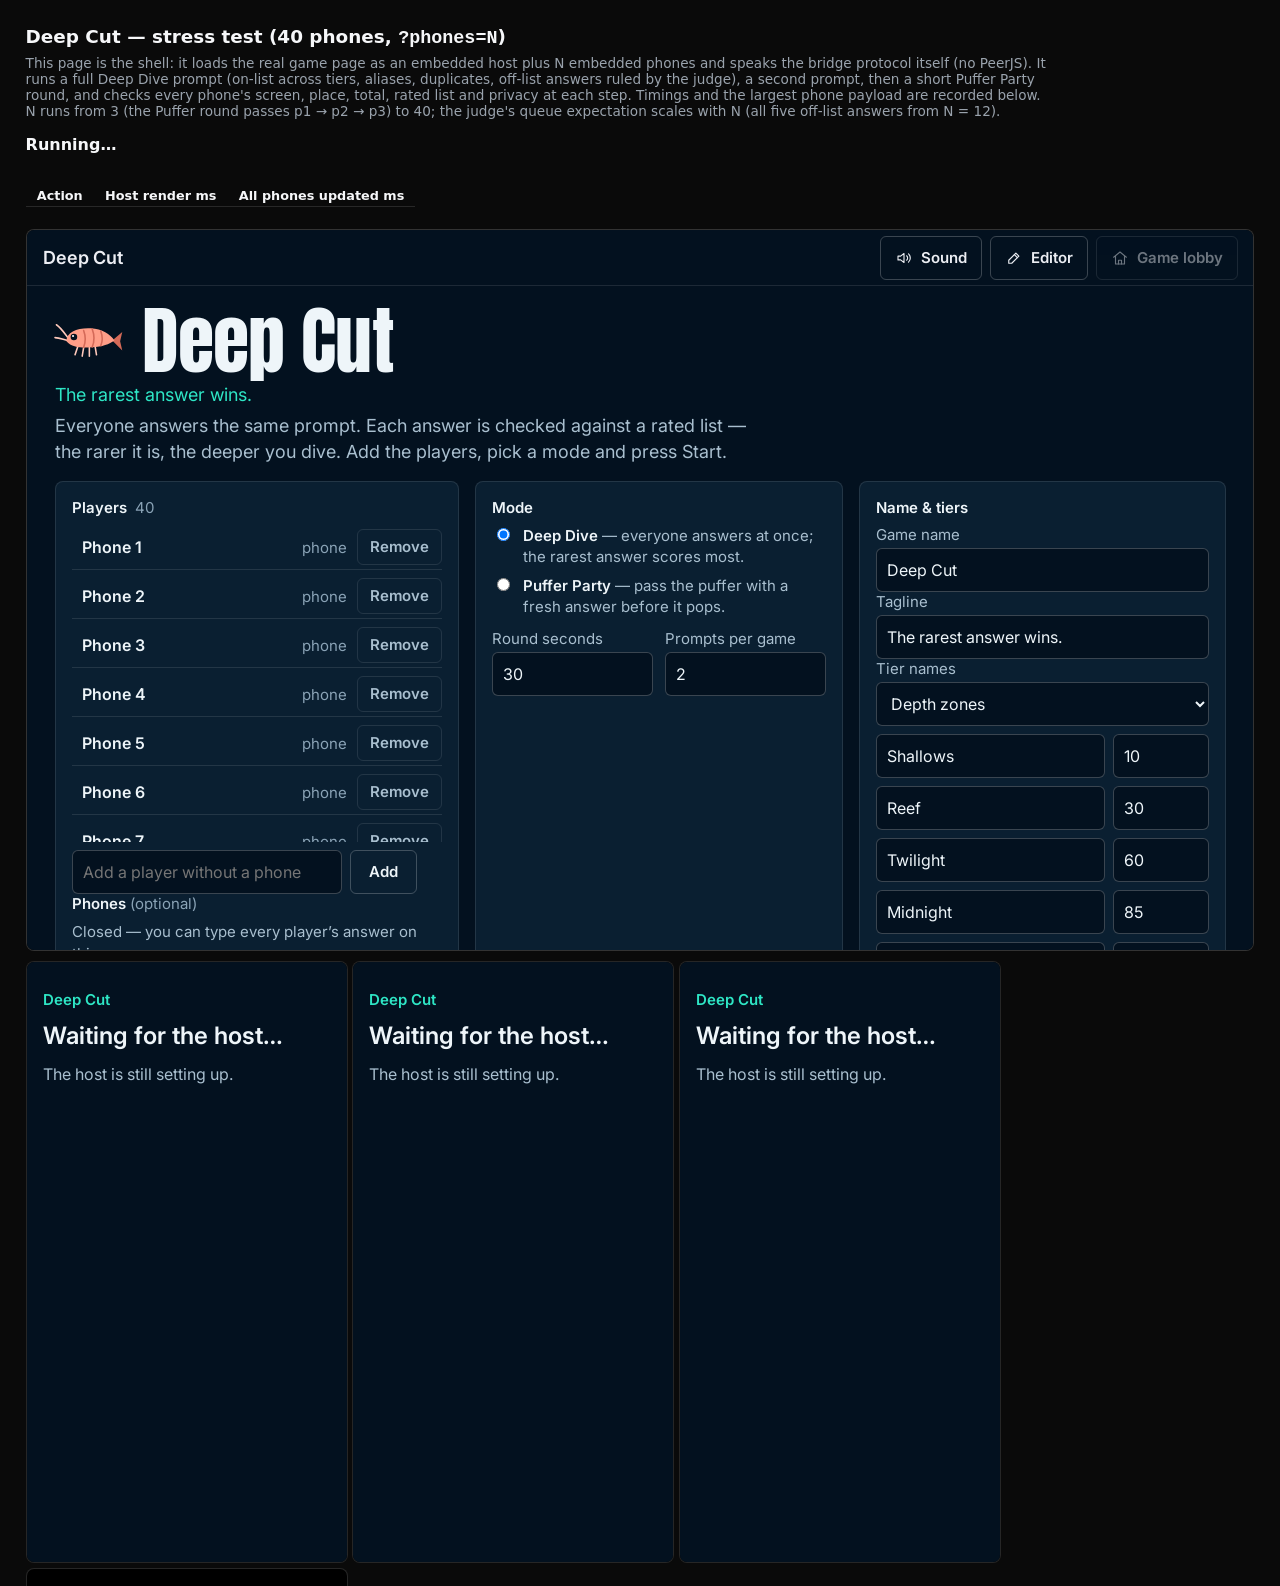
<file: tests/stress.html>
<!DOCTYPE html>
<html lang="en">
<head>
  <meta charset="UTF-8">
  <meta name="viewport" content="width=device-width, initial-scale=1.0">
  <title>Deep Cut 40-phone stress test</title>
  <style>
    body { font-family: system-ui, sans-serif; background: #0a0a0a; color: #f6f7f9; margin: 0; padding: 1.6rem; }
    h1 { font-size: 1.15rem; margin: 0 0 0.4rem; }
    p.lede { color: #9aa3ad; font-size: 0.85rem; margin: 0 0 1rem; max-width: 64rem; }
    #summary { font-weight: 700; margin: 0.6rem 0 1rem; }
    #summary.ok, li[data-pass="true"] .tag { color: #35d68a; }
    #summary.bad, li[data-pass="false"] .tag { color: #ff5a66; }
    #results { list-style: none; margin: 0; padding: 0; display: flex; flex-direction: column; gap: 0.25rem; }
    #results li { padding: 0.4rem 0.7rem; border-radius: 8px; background: rgba(255,255,255,0.05); font-size: 0.86rem; }
    #results li[data-pass="true"] { border-left: 4px solid #35d68a; }
    #results li[data-pass="false"] { border-left: 4px solid #ff5a66; background: rgba(255,90,102,0.12); }
    .tag { font-weight: 700; margin-right: 0.5rem; }
    .detail { display: block; opacity: 0.75; font-size: 0.78rem; margin-top: 0.15rem; }
    #timings { font-size: 0.8rem; border-collapse: collapse; margin-top: 1rem; }
    #timings td, #timings th { padding: 0.15rem 0.7rem; border-bottom: 1px solid rgba(255,255,255,0.12); text-align: left; }
    .stage { display: flex; gap: 0.6rem; margin-top: 1.4rem; align-items: flex-start; flex-wrap: wrap; }
    #host { width: 1280px; height: 720px; border: 1px solid rgba(255,255,255,0.2); border-radius: 8px; background: #000; }
    .phones { display: flex; gap: 0.3rem; flex-wrap: wrap; }
    .phones iframe { width: 320px; height: 600px; border: 1px solid rgba(255,255,255,0.15); border-radius: 8px; background: #000; }
  </style>
</head>
<body>
  <h1>Deep Cut — stress test (<span id="count">40</span> phones, <code>?phones=N</code>)</h1>
  <p class="lede">This page is the shell: it loads the real game page as an embedded host plus N embedded phones and speaks the
    bridge protocol itself (no PeerJS). It runs a full Deep Dive prompt (on-list across tiers, aliases, duplicates, off-list answers
    ruled by the judge), a second prompt, then a short Puffer Party round, and checks every phone's screen, place, total,
    rated list and privacy at each step. Timings and the largest phone payload are recorded below. N runs from 3 (the Puffer
    round passes p1 → p2 → p3) to 40; the judge's queue expectation scales with N (all five off-list answers from N = 12).</p>
  <p id="summary">Running…</p>
  <ul id="results"></ul>
  <table id="timings"><thead><tr><th>Action</th><th>Host render ms</th><th>All phones updated ms</th></tr></thead><tbody></tbody></table>

  <div class="stage">
    <iframe id="host" title="host game under test"></iframe>
    <div class="phones" id="phones"></div>
  </div>

  <script>
  (function () {
    "use strict";

    const HOLD = new URLSearchParams(location.search).get("hold") === "1";   // stop with the rated list open (for screenshots)
    const N = Math.max(3, Math.min(40, Number(new URLSearchParams(location.search).get("phones")) || 40));
    document.getElementById("count").textContent = String(N);

    /* ============ Result plumbing ============ */

    const results = [];
    const timings = [];
    let uncaught = null;
    let maxPayload = { bytes: 0, screen: "" };
    window.addEventListener("error", (e) => { uncaught = e.message; });
    window.addEventListener("unhandledrejection", (e) => { uncaught = String(e.reason); });

    function check(label, cond, detail) {
      results.push({ label, pass: !!cond, detail: detail === undefined ? "" : String(detail) });
      render();
    }

    function render() {
      const list = document.getElementById("results");
      list.replaceChildren();
      for (const r of results) {
        const li = document.createElement("li");
        li.dataset.pass = String(r.pass);
        const tag = document.createElement("span");
        tag.className = "tag";
        tag.textContent = r.pass ? "PASS" : "FAIL";
        li.appendChild(tag);
        li.appendChild(document.createTextNode(r.label));
        if (r.detail) {
          const d = document.createElement("span");
          d.className = "detail";
          d.textContent = r.detail;
          li.appendChild(d);
        }
        list.appendChild(li);
      }
      const body = document.querySelector("#timings tbody");
      body.replaceChildren();
      timings.forEach((t) => {
        const tr = document.createElement("tr");
        [t.label, t.host.toFixed(1), t.phones === null ? "-" : t.phones.toFixed(0)].forEach((v) => {
          const td = document.createElement("td");
          td.textContent = v;
          tr.appendChild(td);
        });
        body.appendChild(tr);
      });
      const failed = results.filter((r) => !r.pass).length;
      const summary = document.getElementById("summary");
      const ok = failed === 0 && !uncaught && results.length > 0;
      summary.className = ok ? "ok" : "bad";
      summary.textContent = ok ? `All ${results.length} checks passed. Largest phone payload ${maxPayload.bytes} bytes (${maxPayload.screen}).`
        : `${failed} of ${results.length} checks FAILED${uncaught ? ` — uncaught: ${uncaught}` : ""}`;
      window.__KR_STRESS__ = { total: results.length, failed, uncaught, results, timings, maxPayload, done: !!window.__KR_STRESS_DONE__ };
    }

    const sleep = (ms) => new Promise((r) => setTimeout(r, ms));

    async function waitFor(fn, label, timeout) {
      const limit = timeout || 20000;
      const start = Date.now();
      for (;;) {
        let value = null;
        try { value = fn(); } catch (err) { value = null; }
        if (value) return value;
        if (Date.now() - start > limit) throw new Error(`timed out waiting for ${label}`);
        await sleep(25);
      }
    }

    /* ============ The bridge shell (00 §6) ============ */

    const COLORS = ["#2ee6c5", "#ff6b57", "#8cb0ff", "#e6b800", "#c1121f"];
    const PLAYERS = Array.from({ length: N }, (_, i) => ({
      pid: `p${i + 1}`, name: `Phone ${i + 1}`, color: COLORS[i % COLORS.length], avatar: "🐡", connected: true, manual: false,
    }));
    const ROOM = { code: "KRST", players: PLAYERS };

    const hostFrame = document.getElementById("host");
    const phoneFrames = new Map();

    function post(frame, msg) {
      if (!frame || !frame.contentWindow) return;
      frame.contentWindow.postMessage(Object.assign({ gsc: 1 }, msg), location.origin);
    }

    window.addEventListener("message", (event) => {
      if (event.origin !== location.origin) return;
      const d = event.data;
      if (!d || typeof d !== "object" || d.gsc !== 1 || typeof d.t !== "string") return;
      if (event.source === hostFrame.contentWindow) { fromHost(d); return; }
      for (const [pid, frame] of phoneFrames) {
        if (event.source === frame.contentWindow) { fromPhone(pid, d); return; }
      }
    });

    function notePayload(m) {
      const bytes = JSON.stringify(m).length;
      if (bytes > maxPayload.bytes) maxPayload = { bytes, screen: `${m && m.screen}` };
    }

    function fromHost(d) {
      if (d.t === "ready") { post(hostFrame, { t: "init", mode: "embed-host", room: ROOM }); return; }
      if (d.t === "send") {
        notePayload(d.m);
        if (d.pid === "*") phoneFrames.forEach((f) => post(f, { t: "msg", m: d.m }));
        else post(phoneFrames.get(d.pid), { t: "msg", m: d.m });
      }
    }

    function fromPhone(pid, d) {
      if (d.t === "ready") {
        post(phoneFrames.get(pid), { t: "init", mode: "embed-player", me: PLAYERS.find((p) => p.pid === pid), room: { code: ROOM.code } });
        return;
      }
      if (d.t === "send") post(hostFrame, { t: "msg", pid, m: d.m });
    }

    /* ============ Loading ============ */

    const JS = ["kr-content.js", "kr-select.js", "kr-core.js", "kr-flavour.js", "data.js", "kr-sound.js", "kr-clock.js",
      "kr-view.js", "kr-diver.js", "kr-party.js", "kr-app.js", "kr-editor.js", "kr-room.js", "kr-phone.js"];
    const ASSETS = JS.map((f) => `../js/${f}`).concat(["../css/kr.css", "../css/kr-phone.css", "../css/kr-diver.css",
      "../shared/theme.css", "../shared/theme-components.css", "../shared/library.js",
      "../shared/room-protocol.js", "../shared/room-net.js", "../shared/room-host.js", "../shared/room-player.js",
      "../shared/bridge.js", "../sets/index.json", "fixtures/harness-game.json", "../prompts.json"]);
    const HOST_SRC = "../index.html?embed=host&harness=1&store=stress&game=tests/fixtures/harness-game.json";
    const PHONE_SRC = "../index.html?embed=player&harness=1&store=stress";
    const KEYS = ["kk-state-v1-stress", "kk-draft-v1-stress"];

    function loadFrame(frame, src) {
      return new Promise((resolve) => { frame.onload = resolve; frame.src = src; });
    }

    const HW = () => hostFrame.contentWindow;
    const HD = () => hostFrame.contentDocument;
    const H = (id) => HD().getElementById(id);
    const core = () => HW().KrApp.core();
    const click = (id) => H(id).click();
    const hostText = () => HD().body.textContent;
    const PW = (pid) => phoneFrames.get(pid).contentWindow;
    const PD = (pid) => phoneFrames.get(pid).contentDocument;
    const view = (pid) => PW(pid).KrPhone.view();
    const phoneText = (pid) => PD(pid).getElementById("screen-phone").textContent;
    const ratedBtn = (pid) => [...PD(pid).querySelectorAll("#kr-phone-extra button")].find((b) => /rated list/.test(b.textContent));
    const pids = () => PLAYERS.map((p) => p.pid);
    const all = (pred) => pids().every((pid) => { try { return pred(pid); } catch (e) { return false; } });

    async function bootHost() {
      KEYS.forEach((k) => localStorage.removeItem(k));
      await loadFrame(hostFrame, HOST_SRC);
      await waitFor(() => HW().KrApp && HW().KrApp.state().game && HW().KrApp.state().sourceKind === "url", "host boot");
    }

    async function bootPhones() {
      const box = document.getElementById("phones");
      box.replaceChildren();
      phoneFrames.clear();
      for (const p of PLAYERS) {
        const frame = document.createElement("iframe");
        frame.title = `phone ${p.name}`;
        box.appendChild(frame);
        phoneFrames.set(p.pid, frame);
        await loadFrame(frame, PHONE_SRC);
      }
      await waitFor(() => all((pid) => PW(pid).KrPhone), "phones join", 60000);
    }

    /** Run `act` on the host, record the host's synchronous render time and how long every phone takes to reach `until`. */
    async function timed(label, act, until) {
      const t0 = performance.now();
      act();
      void HD().body.offsetHeight;                       // force the host's layout so the render is counted
      const host = performance.now() - t0;
      let phones = null;
      if (until) {
        await waitFor(() => all(until), `${label}: every phone`, 30000);
        phones = performance.now() - t0;
      }
      timings.push({ label, host, phones });
      render();
    }

    function say(pid, text) {
      PW(pid).KrPhone.type(text);
      PW(pid).KrPhone.button().click();
    }

    /* ============ The script: who says what, and what it is worth ============ */

    const TIER_POINTS = { shallows: 10, reef: 30, twilight: 60, midnight: 85, abyss: 100 };
    // prompt 1 "Name a fruit" — answer → points. Off-list ones are ruled by the judge below.
    const FRUIT = { apple: 10, banana: 10, mango: 30, kiwi: 60, kiwifruit: 60, lychee: 85, litchi: 85, rambutan: 100,
      zqdurian: 85, zqjackfruit: 60, zqpomelo: 30, zqsalak: 100, zqbogus: 0 };
    const RULINGS = { zqdurian: "midnight", zqjackfruit: "twilight", zqpomelo: "reef", zqsalak: "abyss", zqbogus: "invalid" };
    // 40 answers. p1 says Apple; the off-list ones come early and interleaved, so every N from 2 has at
    // least one for the judge, and N >= 12 has all five distinct ones (the queue expectation scales with N).
    const POOL = [].concat(
      ["Apple", "Zqdurian", "Banana", "zqdurian", "Mango", "Zqjackfruit", "Kiwi", "Zqpomelo", "Lychee", "Zqsalak",
        "Rambutan", "Zqbogus"],
      Array(10).fill("Apple"), Array(4).fill("Banana"), Array(3).fill("Mango"), Array(3).fill("Kiwifruit"),
      Array(2).fill("Kiwi"), Array(2).fill("Lychee"), Array(3).fill("litchi"), Array(1).fill("Rambutan"));
    const PROMPT2 = { alpha1: 10, bravo1: 10, delta1: 60, echo1: 85, zulu1: 100 };
    const P2WORDS = ["Alpha1", "Bravo1", "Delta1", "Echo1", "Zulu1"];

    const totals = {};
    PLAYERS.forEach((p) => { totals[p.pid] = 0; });

    /** Competition ranking: equal totals share a place. */
    function expectedPlaces() {
      const sorted = Object.values(totals).sort((a, b) => b - a);
      const out = {};
      PLAYERS.forEach((p) => { out[p.pid] = sorted.findIndex((t) => t === totals[p.pid]) + 1; });
      return out;
    }

    /* ============================================================
       Deep Dive prompt 1
       ============================================================ */

    async function scenarioPrompt1() {
      await bootHost();
      await bootPhones();
      await waitFor(() => HW().KrApp.state().setup.players.length === N, "roster from the shell");
      check(`all ${N} phones reach the setup roster`, HW().KrApp.state().setup.players.length === N);
      if (H("kr-set-shuffle").checked) H("kr-set-shuffle").click();
      await timed("Start game", () => click("btn-start"), null);
      await waitFor(() => core() && core().phase === "intro", "the intro");
      await timed("Open prompt", () => click("btn-open"), (pid) => view(pid).screen === "answer");
      check(`every one of ${N} phones shows the prompt, a field and a clock`,
        all((pid) => PW(pid).KrPhone.promptText() === "Name a fruit" && !PD(pid).getElementById("kr-phone-form").classList.contains("hidden")));

      const said = {};
      const t0 = performance.now();
      PLAYERS.forEach((p, i) => { said[p.pid] = POOL[i % POOL.length]; say(p.pid, said[p.pid]); });
      await waitFor(() => Object.keys(core().dive.answers).length >= N - 1, "answers arriving", 30000);
      const mid = Object.keys(core().dive.answers).length;
      await waitFor(() => core().phase === "reveal", "the round closing", 30000);
      timings.push({ label: `${N} phones answer (all sent to prompt closed)`, host: performance.now() - t0, phones: null });
      check(`all ${N} answers reached the host (round closed by itself)`, Object.keys(core().dive.answers).length === N,
        `${mid} after the first wait`);
      await waitFor(() => all((pid) => view(pid).screen === "wait"), "every phone waiting");
      check("every phone is on a waiting screen once the prompt closes", true);
      checkNoLeak(said);
      PLAYERS.forEach((p) => { totals[p.pid] += FRUIT[said[p.pid].toLowerCase()]; });
      return said;
    }

    /** No phone's screen or view holds another player's (different) answer; nor the host document until revealed. */
    function checkNoLeak(said) {
      const distinct = [...new Set(Object.values(said))];
      const bad = [];
      pids().forEach((pid) => {
        const own = said[pid].toLowerCase();
        const hay = (phoneText(pid) + JSON.stringify(view(pid))).toLowerCase();
        distinct.forEach((a) => {
          const w = a.toLowerCase();
          if (w !== own && own.indexOf(w) < 0 && hay.indexOf(w) >= 0) bad.push(`${pid} holds ${a}`);
        });
        if (view(pid).rated) bad.push(`${pid} holds the rated list`);
      });
      check("NO PHONE HOLDS ANOTHER PLAYER'S ANSWER, nor the rated list, before the reveal", bad.length === 0, bad.slice(0, 5).join("; "));
    }

    async function scenarioJudge(said) {
      const rows = () => [...HD().querySelectorAll("#kr-queue .kr-queue-item")];
      const offList = new Set(Object.values(said).map((a) => a.toLowerCase()).filter((a) => a.indexOf("zq") === 0)).size;
      check(`the ${offList} distinct off-list answers wait in the judge's queue (Zqdurian + zqdurian grouped)`,
        rows().length === offList, `${rows().length} rows`);
      await waitFor(() => all((pid) => /judge is reviewing/.test(phoneText(pid))), "judge-reviewing text");
      check("every phone says the judge is reviewing", true);
      await timed(`Judge rules ${offList} off-list answers`, () => {
        rows().forEach((r) => {
          const key = Object.keys(RULINGS).find((k) => r.textContent.toLowerCase().indexOf(k) >= 0);
          r.querySelector(`[data-tier="${RULINGS[key]}"]`).click();
        });
      }, null);
      check("reveal unlocks once the queue is ruled", H("btn-reveal").disabled === false);
      let steps = 0;
      let midOk = true;
      let spilled = 0;
      const t0 = performance.now();
      while (core().phase === "reveal" && steps < 40) {
        click("btn-reveal");
        steps += 1;
        if (core().phase === "reveal") {
          await sleep(20);
          if (all((pid) => !view(pid).rated && !/See the rated list/.test(phoneText(pid))) === false) midOk = false;
          spilled = Math.max(spilled, spilledCards(HD()).length);
        }
      }
      timings.push({ label: `Reveal walk (${steps} clicks incl. bank)`, host: performance.now() - t0, phones: null });
      check("rated list never appears on any phone mid-reveal", midOk);
      check(`no revealed answer card spills out of its row at ${HW().innerWidth}×${HW().innerHeight}`, spilled === 0,
        `${spilled} cards overflow`);
      await timed("Depth board", () => {}, (pid) => view(pid).screen === "reveal" && !!view(pid).rated);
      check("host is on the depth board", core().phase === "depth");
      checkScores(said, "prompt 1");
    }

    /** Revealed answer cards whose content is taller than the card (the tier tag would sit on the next row). */
    function spilledCards(doc) {
      return [...doc.querySelectorAll("#kr-groups .kr-group.is-shown")].filter((n) => n.scrollHeight > n.clientHeight + 1);
    }

    function checkScores(said, label) {
      const places = expectedPlaces();
      const wrong = [];
      pids().forEach((pid) => {
        const s = view(pid).standing;
        const tied = Object.values(places).filter((r) => r === places[pid]).length > 1;
        const wantPlace = `${tied ? "=" : ""}${ordinal(places[pid])} of ${N}`;
        if (core().players.find((p) => p.pid === pid).score !== totals[pid]) wrong.push(`${pid} host score`);
        if (!s || s.points !== totals[pid] || s.depth !== totals[pid] * 10 || s.rank !== places[pid] || s.place !== wantPlace) {
          wrong.push(`${pid}: want ${totals[pid]}/${wantPlace} got ${s && s.points}/${s && s.place}`);
        }
        if (!phoneText(pid).includes(wantPlace) || !phoneText(pid).includes(`${(totals[pid] * 10).toLocaleString("en-US")} m deep`)) {
          wrong.push(`${pid} text`);
        }
      });
      check(`${label}: every phone shows the right place, total and depth`, wrong.length === 0, wrong.slice(0, 4).join("; "));
      const lead = Math.max(...Object.values(totals));
      const gapBad = pids().filter((pid) => {
        const s = view(pid).standing;
        if (totals[pid] === lead) return !/lead/.test(s.line);
        const above = Math.min(...Object.values(totals).filter((t) => t > totals[pid]));
        return s.gap.points !== above - totals[pid] || s.line.indexOf(`(${above - totals[pid]} points) behind`) < 0;
      });
      check(`${label}: gap to the player above (or lead / tied for the lead) is right on every phone`, gapBad.length === 0, gapBad.join(","));
      check(`${label}: no phone scrolls sideways at 320 px`, all((pid) => {
        const d = PD(pid).documentElement;
        return d.scrollWidth <= d.clientWidth + 1;
      }));
    }

    function ordinal(n) {
      const s = ["th", "st", "nd", "rd"];
      const v = n % 100;
      return n + (s[(v - 20) % 10] || s[v] || s[0]);
    }

    async function scenarioRatedList(said) {
      const sample = "p1";
      const btn = () => ratedBtn(sample);
      check("after the reveal every phone has a See the rated list button", all((pid) =>
        ratedBtn(pid) && ratedBtn(pid).textContent === "See the rated list"));
      check("the list is closed until asked", !PD(sample).getElementById("kr-phone-rated"));
      btn().click();
      const box = PD(sample).getElementById("kr-phone-rated");
      check("tapping it opens the list, grouped by tier with the rarest last",
        box && [...box.querySelectorAll(".kr-rated-tier")].map((n) => n.textContent).join(",") === "Shallows,Reef,Twilight,Midnight,Abyss",
        box && [...box.querySelectorAll(".kr-rated-tier")].map((n) => n.textContent).join(","));
      const mine = box && [...box.querySelectorAll(".kr-rated-item.is-mine")];
      check("the player's own answer is highlighted (Apple, p1)", mine && mine.length === 1 && mine[0].textContent.indexOf("Apple") === 0,
        mine && mine.map((n) => n.textContent).join("|"));
      const tall = PD(sample).documentElement.scrollHeight > PD(sample).documentElement.clientHeight;
      PW(sample).scrollTo(0, 100000);
      check("the phone page scrolls naturally with the list open (320 px, 600 px frame)", tall && PW(sample).scrollY > 0,
        `${PD(sample).documentElement.scrollHeight} px tall, scrollY ${Math.round(PW(sample).scrollY)}`);
      const tapOk = [...box.querySelectorAll(".kr-rated-item")].every((n) => n.getBoundingClientRect().height >= 44);
      check("every row in the list is a comfortable tap height (44 px or more)", tapOk);
      const off = pids().find((pid) => said[pid] === "Zqdurian");
      const offBtn = ratedBtn(off);
      offBtn.click();
      const j = PD(off).querySelector(".kr-rated-item.is-mine");
      const under = j && j.closest("ul").previousElementSibling.textContent;
      check("an off-list answer shows under the judged tier, marked as the player's own", j && under === "Midnight" && /judged/.test(j.textContent),
        `${off}: ${under}`);
      if (!HOLD) btn().click();
    }

    /* ============================================================
       Deep Dive prompt 2, then the result
       ============================================================ */

    async function scenarioPrompt2() {
      await timed("Next prompt", () => click("btn-next-prompt"), (pid) => view(pid).screen === "wait" && !!view(pid).standing);
      check("between prompts every phone still shows its place and total", all((pid) => !!view(pid).standing && !view(pid).rated));
      await timed("Open prompt 2", () => click("btn-open"), (pid) => view(pid).screen === "answer");
      const said = {};
      PLAYERS.forEach((p, i) => { said[p.pid] = P2WORDS[(i * 3) % 5]; say(p.pid, said[p.pid]); });
      await waitFor(() => core().phase === "reveal", "prompt 2 closing", 30000);
      PLAYERS.forEach((p) => { totals[p.pid] += PROMPT2[said[p.pid].toLowerCase()]; });
      let steps = 0;
      while (core().phase === "reveal" && steps < 40) { click("btn-reveal"); steps += 1; }
      await waitFor(() => all((pid) => view(pid).screen === "reveal" && !!view(pid).rated), "prompt 2 depth board");
      checkScores(said, "prompt 2 (cumulative)");
      const top = view("p1").standing.top;
      check("the depth board gives each phone the top three", all((pid) => (view(pid).standing.top || []).length === 3) && top.length === 3,
        top.map((t) => `${t.name} ${t.depth}`).join(", "));
      await timed("Finish to result", () => click("btn-next-prompt"), (pid) => view(pid).screen === "result");
      check("every phone reaches the result screen", true);
    }

    /* ============================================================
       Puffer Party: a short round
       ============================================================ */

    async function scenarioPuffer() {
      click("btn-game-lobby");
      click("btn-lobby-restart");
      await waitFor(() => core() === null, "restart");
      H("kr-mode-puffer").click();
      if (H("kr-set-shuffle").checked) H("kr-set-shuffle").click();
      click("btn-start");
      await timed("Puffer: start round", () => click("btn-pstart"), (pid) => ["puffer-hold", "puffer-watch"].indexOf(view(pid).screen) >= 0);
      check("only the holder (p1) can answer; the other phones watch", view("p1").screen === "puffer-hold"
        && all((pid) => pid === "p1" || view(pid).screen === "puffer-watch"));
      const prompt = core().game.prompts[core().puffer.index];
      const abyss = prompt.answers.find((a) => a.tier === "abyss").text;
      const shallow = prompt.answers.find((a) => a.tier === "shallows").text;
      say("p1", abyss);
      await waitFor(() => core().puffer.holder === "p2", "pass to p2");
      await waitFor(() => view("p2").screen === "puffer-hold", "p2 holding");
      say("p2", shallow);
      await waitFor(() => core().puffer.holder === "p3", "pass to p3");
      await timed("Puffer: pop", () => click("btn-pop"), (pid) => !!view(pid).standing && !!view(pid).rated);
      check("after the pop every phone has hearts/meter standing and the list opt-in",
        all((pid) => view(pid).standing.hearts >= 0 && view(pid).standing.floating === N && view(pid).standing.of === N));
      const s1 = view("p1").standing;
      const s2 = view("p2").standing;
      const s3 = view("p3").standing;
      // "Others tied" needs a fourth seat; with three phones there is nobody between p2 and p3.
      const other = phoneFrames.has("p9") ? "p9" : (phoneFrames.has("p4") ? "p4" : null);
      // With exactly one other seat (N = 4) it ranks alone: "3rd", not "=3rd".
      const othersPlace = N - 3 >= 2 ? `=3rd of ${N}` : `3rd of ${N}`;
      const s9 = other ? view(other).standing : { place: othersPlace };
      check("Puffer standing: hearts then meter (p1 1st, p2 2nd, others tied, popped p3 last)",
        s1.place === `1st of ${N}` && s1.meter === 4 && s2.place === `2nd of ${N}`
        && s9.place === othersPlace && s3.place === `${ordinal(N)} of ${N}` && s3.hearts === 1,
        `${s1.place} ${s2.place} ${s9.place} ${s3.place}`);
      check("phone shows hearts, meter and how many are still floating",
        /2 hearts · meter 4 of 10/.test(phoneText("p1")) && new RegExp(`${N} of ${N} still floating`).test(phoneText("p1")), phoneText("p1").slice(0, 200));
      check("Puffer: the round's rated list is offered once the round ends and highlights p1's answer", (() => {
        const b = ratedBtn("p1");
        if (!b) return false;
        b.click();
        return PD("p1").querySelectorAll(".kr-rated-item.is-mine").length === 1;
      })());
      await timed("Puffer: next round", () => click("btn-pnext"), (pid) => !!view(pid).standing && !view(pid).rated);
      check("next round: rated list gone, standing kept", true);
    }

    /* ============ Gates ============ */

    async function scenarioGates() {
      const files = JS.map((f) => `../js/${f}`).concat(["../css/kr-phone.css", "stress.html"]);
      const texts = await Promise.all(files.map((u) => fetch(u, { cache: "no-store" }).then((r) => r.text())));
      const banned = new RegExp(["\\.inner" + "HTML", "insertAdjacent" + "HTML", "outer" + "HTML\\s*=", "document\\.wri" + "te",
        "ev" + "al\\(", "new Func" + "tion"].join("|"));
      check("no inner-HTML family, string evaluation or document writes in the game or this page", texts.every((t) => !banned.test(t)));
      check("every file is under 800 lines", texts.every((t) => t.split("\n").length < 800),
        texts.map((t, i) => `${files[i].split("/").pop()}:${t.split("\n").length}`).join(" "));
      check("largest single phone payload stays small (under 6000 bytes)", maxPayload.bytes < 6000, `${maxPayload.bytes} bytes (${maxPayload.screen})`);
    }

    (async function run() {
      try {
        await Promise.all(ASSETS.map((u) => fetch(u, { cache: "reload" }).catch(() => null)));
        await fetch(HOST_SRC, { cache: "reload" }).catch(() => null);
        const said = await scenarioPrompt1();
        await scenarioJudge(said);
        await scenarioRatedList(said);
        if (HOLD) { window.__KR_STRESS_DONE__ = true; render(); return; }
        await scenarioPrompt2();
        await scenarioPuffer();
        await scenarioGates();
      } catch (err) {
        uncaught = err && err.message ? err.message : String(err);
        check("stress run completed", false, uncaught);
      }
      window.__KR_STRESS_DONE__ = true;
      render();
    })();
  })();
  </script>
</body>
</html>
</file>
<file: shared/theme.css>
/* ============================================================
   Game Show Central — shared design tokens (design system v3)
   Every page (hub + games) loads this first, then its own sheet.

   v3 (docs/21-ui-cleanup-brief.md) keeps EVERY v1/v2 token and class
   NAME — fifteen games depend on them — and changes the VALUES to a
   quiet, editorial broadcast look: a flat dark stage with at most 6 %
   of the game's tint, one flat surface level with a 10 % white
   hairline, 8 px radius, rectangular sentence-case buttons, Inter
   400/500/600 for everything except the one Anton hero per screen,
   and gold reserved for money. No blur, no glow, no gradients under
   text, no radial spotlights.

   Reference + per-game checklist: docs/design-system.md
   ============================================================ */

@import url("theme-components.css");

:root {
  /* ---------- stage ---------- */
  /* The v1 --stage-* names stay. Games still set --stage-deep/--stage-night
     in their own :root; v3 no longer paints them as a spotlight — the body
     is a flat --stage-bg (see Base). */
  --stage-deep: #0b0d12;
  --stage-night: #0b0d12;
  --stage-card: #151820;
  --stage-glow: #0b0d12;   /* v3: no glow; kept so old references resolve */
  --stage-accent: #2f5fe0;
  --stage-base: #0b0d12;   /* the one neutral every stage is mixed from */

  /* ---------- ink ---------- */
  --ink: #eceef3;          /* 16.7:1 on the stage */
  --ink-dim: #a9aebb;      /*  8.0:1 on a surface */
  --ink-mute: #8b919f;     /*  5.6:1 on a surface */
  --ink-faint: rgba(255, 255, 255, 0.28); /* borders only, never text */

  /* ---------- signal colours ---------- */
  /* Gold is for money, and from v3 on for nothing else. */
  --gold: #ffcc4d;
  --gold-deep: #d9a437;
  --gold-text: #ffd35e;
  --red: #ff6b6b;
  --green: #51d88a;
  --amber: #ffb347;

  /* ---------- accents (per game; see the blocks below) ---------- */
  --accent: #2f5fe0;
  --accent-2: #8fb0ff;
  --accent-ink: #ffffff;

  /* ---------- surfaces: ONE level ---------- */
  --surface: #151820;                 /* one step lighter than the stage */
  --hairline: rgba(255, 255, 255, 0.10);
  --panel: var(--surface);            /* v2 name, now opaque and flat */
  --panel-strong: #1b1f28;            /* the selected / in-play surface */
  --panel-line: var(--hairline);
  --panel-blur: 0px;                  /* v2 name; v3 never blurs */
  --well: rgba(255, 255, 255, 0.03);  /* a list row inside a surface */
  --line: var(--hairline);

  /* ---------- shape ---------- */
  --radius-sm: 6px;     /* buttons, inputs, tags */
  --radius: 8px;        /* surfaces */
  --radius-lg: 8px;     /* v2 name; v3 has one surface radius */
  --radius-xl: 8px;
  --radius-pill: 999px; /* status dots only */

  --shadow-panel: none;
  --shadow-lift: none;
  --shadow-inset: none;

  /* ---------- type ---------- */
  --font-display: "Anton", "Haettenschweiler", "Arial Narrow Bold", Impact, sans-serif;
  --font-ui: "Inter", system-ui, -apple-system, "Segoe UI", sans-serif;
  --fs-hero: clamp(56px, 7.5vw, 120px);  /* the ONE Anton hero word */
  --fs-display: clamp(36px, 4vw, 60px);  /* Anton: a money amount, a card name */
  --fs-title: clamp(20px, 1.6vw, 24px);  /* Inter 600 headings */
  --fs-body: clamp(16px, 1.25vw, 19px);
  --fs-ui: clamp(15px, 1.1vw, 16px);
  --fs-micro: 14px;                      /* a label naming a control group */
  --track-display: 0;
  --track-eyebrow: 0;

  /* ---------- motion ---------- */
  --duration: 160ms;
  --dur-fast: 120ms;
  --dur: 200ms;
  --dur-slow: 420ms;
  --ease-out: cubic-bezier(0.2, 0.8, 0.2, 1);
  --ease-spring: cubic-bezier(0.2, 0.8, 0.2, 1); /* v3: no overshoot */

  --tap: 56px;
  --focus: #9ec1ff;   /* not gold: gold is money */
}

/* ============================================================
   Per-game accent — one block per registry id, keyed on the
   `data-gsc-game` ATTRIBUTE so a sub-tree (the hub's shell bar, the
   splash card) can wear another game's accent. These blocks are the
   ONLY source of a game's accent. v3 uses --accent for exactly: the
   active state, the primary button, one rule or underline.
   --stage-glow is still set so old references resolve, but v3 paints
   nothing from it.
   ============================================================ */

[data-gsc-game="hub"] {
  --accent: #2f5fe0; --accent-2: #8fb0ff; --accent-ink: #ffffff;
  --stage-glow: #0b0d12;
}
[data-gsc-game="jeopardy"] {
  --accent: #2b34ff; --accent-2: #ffcc4d; --accent-ink: #ffffff;
  --stage-glow: #0a1158;
}
[data-gsc-game="family-feud"] {
  --accent: #e21b3c; --accent-2: #ffcc4d; --accent-ink: #ffffff;
  --stage-glow: #10306b;
}
[data-gsc-game="wheel-of-fortune"] {
  --accent: #9d4edd; --accent-2: #2ec4b6; --accent-ink: #ffffff;
  --stage-glow: #3d1268;
}
[data-gsc-game="weakest-link"] {
  --accent: #7c99b6; --accent-2: #d33; --accent-ink: #06101a;
  --stage-glow: #16222e;
}
[data-gsc-game="millionaire"] {
  --accent: #3346c8; --accent-2: #a06bff; --accent-ink: #ffffff;
  --stage-glow: #141c63;
}
[data-gsc-game="price-is-right"] {
  /* White on this red is only 4.2:1, so the ink on the accent is near-black. */
  --accent: #e63946; --accent-2: #ffd23f; --accent-ink: #1a0206;
  --stage-glow: #123a86;
}
[data-gsc-game="pyramid"] {
  /* v3: gold is money, so Pyramid leads with teal. --accent-2 (gold) is used
     only for Winner’s Circle money. Dark ink on the teal is 7.9:1. */
  --accent: #2ec4b6; --accent-2: #f4b400; --accent-ink: #04201d;
  --stage-glow: #0b3b3c;
}
[data-gsc-game="deal-or-no-deal"] {
  --accent: #b5121b; --accent-2: #f2c14e; --accent-ink: #ffffff;
  --stage-glow: #4a0810;
}
[data-gsc-game="password"] {
  /* v3: gold is for money, so Password leads with the show's blue. The ink on
     #7aa2ff is dark (7.2:1). --accent-2 #f2c94c is Lightning Round money only. */
  --accent: #7aa2ff; --accent-2: #f2c94c; --accent-ink: #0b1430;
  --stage-glow: #0b0d12;
}
[data-gsc-game="chain-reaction"] {
  /* White on the pink is only 3.5:1, so the ink is a near-black plum (5.4:1).
     --accent-2 is the electric blue LIFTED to #4d7bff: the brand's #0f3bd9 is
     2.5:1 on the stage — use #0f3bd9 as a fill (white on it 7.9:1), not ink. */
  --accent: #ff2e88; --accent-2: #4d7bff; --accent-ink: #2a0213;
  --stage-glow: #10276e;
}
[data-gsc-game="the-chase"] {
  /* White on the red is 5.7:1. The red itself is 3.4:1 on the stage — fine
     for fills and rules (the >=3:1 non-text threshold), never for text. */
  --accent: #d10000; --accent-2: #6aa8ff; --accent-ink: #ffffff;
  --stage-glow: #04143a;
}
[data-gsc-game="one-vs-100"] {
  /* White on the cyan is 1.9:1. */
  --accent: #19c9ff; --accent-2: #ffcc4d; --accent-ink: #04161d;
  --stage-glow: #062a3d;
}
[data-gsc-game="press-your-luck"] {
  /* White on the pink is 3.2:1. */
  --accent: #ff3ea5; --accent-2: #ffe14d; --accent-ink: #2b0217;
  --stage-glow: #2a0b45;
}
[data-gsc-game="match-game"] {
  /* White on the orange is 2.3:1. */
  --accent: #ff8c1a; --accent-2: #e6b800; --accent-ink: #2a1403;
  --stage-glow: #3b1f0e;
}
[data-gsc-game="krillion"] {
  /* Bioluminescent teal on deep ocean; white on the teal is 1.6:1. */
  --accent: #2ee6c5; --accent-2: #ff6b57; --accent-ink: #03111f;
  --stage-glow: #03111f;
}

/* ============================================================
   Base
   ============================================================ */

* { box-sizing: border-box; }

html, body { margin: 0; padding: 0; }

body {
  min-height: 100vh;
  font-family: var(--font-ui);
  font-weight: 400;
  color: var(--ink);
  /* v3 stage: flat — the neutral base with 5 % of the game accent. No radial
     spotlight, no vignette. Declared on the body so it resolves against THIS
     body's --accent. */
  --stage-bg: color-mix(in srgb, var(--accent) 5%, var(--stage-base));
  background: var(--stage-bg);
}

/* ============ Utilities ============ */

.hidden { display: none !important; }

.visually-hidden {
  position: absolute;
  width: 1px; height: 1px;
  margin: -1px; padding: 0;
  overflow: hidden;
  clip: rect(0 0 0 0);
  white-space: nowrap;
  border: 0;
}

.error-msg { color: var(--red); font-size: 0.95rem; margin: 0.5rem 0 0; }
.hint-msg { color: var(--ink-dim); font-size: 0.95rem; margin: 0.4rem 0 0; }

/* ============ Type utilities ============ */

/* Anton is for the ONE hero word per screen: a game name, a money amount,
   the room code. It keeps its source case and normal tracking. */
.gsc-hero, .gsc-display {
  font-family: var(--font-display);
  font-weight: 400;
  letter-spacing: 0;
  line-height: 0.95;
  text-transform: none;
  margin: 0;
}

.gsc-hero { font-size: var(--fs-hero); }
.gsc-display { font-size: var(--fs-display); }

/* v3: a title is Inter 600, not Anton. */
.gsc-title {
  font-family: var(--font-ui);
  font-weight: 600;
  font-size: var(--fs-title);
  line-height: 1.2;
  letter-spacing: 0;
  text-transform: none;
  margin: 0;
}

/* v3: the eyebrow is a quiet group label (sentence case, no tracking).
   Prefer deleting a decorative eyebrow to styling it. */
.gsc-eyebrow {
  margin: 0;
  font-size: var(--fs-micro);
  font-weight: 500;
  text-transform: none;
  letter-spacing: 0;
  color: var(--ink-dim);
}

.gsc-body { font-size: var(--fs-body); line-height: 1.5; margin: 0; }
.gsc-dim { color: var(--ink-dim); }
.gsc-mute { color: var(--ink-mute); }

:focus-visible {
  outline: 2px solid var(--focus);
  outline-offset: 2px;
}

/* ============ Buttons (v1 names, v3 look) ============ */

.btn {
  display: inline-flex;
  align-items: center;
  justify-content: center;
  gap: 0.45em;
  min-height: 44px;              /* host controls are 44–48 px (docs/21 rule 4) */
  padding: 0.5em 1em;
  font-family: var(--font-ui);
  font-size: 15px;
  font-weight: 600;
  line-height: 1.2;
  text-transform: none;
  letter-spacing: 0;
  text-decoration: none;
  color: var(--ink);
  background: transparent;
  border: 1px solid rgba(255, 255, 255, 0.22);
  border-radius: var(--radius-sm);
  cursor: pointer;
  transition: background-color var(--dur-fast) linear, border-color var(--dur-fast) linear;
}

.btn:hover { background-color: rgba(255, 255, 255, 0.06); }
.btn:focus-visible { outline: 2px solid var(--focus); outline-offset: 2px; }

/* .btn-gold is the v1 name for the PRIMARY button. v3: accent fill, not gold. */
.btn-gold {
  color: var(--accent-ink);
  background-color: var(--accent);
  border-color: var(--accent);
}
.btn-gold:hover { background-color: color-mix(in srgb, var(--accent) 88%, white); }

.btn-ghost { color: var(--ink); background-color: transparent; border-color: rgba(255, 255, 255, 0.22); }
.btn-ghost:hover { border-color: rgba(255, 255, 255, 0.4); }

.btn-danger { color: var(--red); background-color: transparent; border-color: rgba(255, 107, 107, 0.6); }
.btn-danger:hover { background-color: rgba(255, 107, 107, 0.08); }

.btn-big { min-height: 48px; font-size: 1rem; padding: 0.6em 1.4em; }
/* v1 name kept; v3 host controls never drop under 44 px or 15 px (consistency pass). */
.btn-small { min-height: 44px; font-size: 15px; padding: 0.4em 0.9em; }
.btn-tap { min-height: var(--tap); font-size: 1rem; }

.btn:disabled { opacity: 0.45; cursor: not-allowed; }

/* A primary that cannot be pressed yet is not "the" primary: it reads as a
   disabled outline, so an action row never shows two filled buttons. */
.btn-gold:disabled,
.gsc-btn-primary:disabled { color: var(--ink); background-color: transparent; border-color: rgba(255, 255, 255, 0.22); }

/* An inline SVG from shared/icons.js inside any button. */
.btn .gsc-icon, .gsc-btn .gsc-icon { flex: 0 0 auto; }

/* ============ Fields ============ */

.field { display: block; margin: 0 0 1rem; }

.field-label {
  display: block;
  font-size: 0.9rem;
  font-weight: 500;
  text-transform: none;
  letter-spacing: 0;
  color: var(--ink-dim);
  margin: 0 0 0.4rem;
}

.field-input {
  width: 100%;
  min-height: 44px;
  font-family: var(--font-ui);
  font-size: 1rem;
  color: var(--ink);
  background: var(--stage-base);
  border: 1px solid rgba(255, 255, 255, 0.18);
  border-radius: var(--radius-sm);
  padding: 0.6em 0.8em;
}

.field-input:focus-visible { outline: 2px solid var(--focus); outline-offset: 1px; border-color: var(--focus); }

/* ============ Motion ============ */

/* Every v3 animation is declared inside `prefers-reduced-motion:
   no-preference` (theme-components.css). This block is the safety net for
   game sheets that have not been converted yet. */
@media (prefers-reduced-motion: reduce) {
  *,
  *::before,
  *::after {
    animation-duration: 0.001ms !important;
    animation-iteration-count: 1 !important;
    transition-duration: 0.001ms !important;
    scroll-behavior: auto !important;
  }
}
</file>
<file: css/kr.css>
/* ============================================================
   Deep Cut — host screens (docs/21 look: flat dark stage, one
   accent, hairline surfaces, Inter sentence case, one Anton hero
   per screen, no glows, gradients, blur or emoji).
   Game-specific colours only; the per-game accent block lives in
   shared/theme.css (the hub agent adds it). Plain values stand in
   where a v3 token does not exist yet.
   ============================================================ */

:root {
  --kr-stage: #03111f;
  --kr-surface: #0a1f31;
  --kr-surface-2: #0f2a40;
  --kr-line: rgba(255, 255, 255, 0.1);
  --kr-line-strong: rgba(255, 255, 255, 0.22);
  --kr-ink: #eef5f9;          /* 17.3:1 on the stage */
  --kr-dim: #a9bfcf;          /* 10.0:1 */
  --kr-mute: #8aa3b6;         /* 7.2:1 (5.6:1 on the raised surface) */
  --kr-accent: #2ee6c5;       /* 12.0:1 — the one accent */
  --kr-accent-ink: #03111f;
  --kr-coral: #ff6b57;        /* misses and the pop, 6.8:1 */
  --kr-radius: 8px;
  --kr-radius-sm: 6px;
}

body {
  --stage-bg: var(--kr-stage);
  background: var(--kr-stage);
  background-attachment: scroll;
  color: var(--kr-ink);
  font-family: var(--font-ui);
  font-size: 16px;
  min-height: 100vh;
  min-height: 100dvh;
  display: flex;
  flex-direction: column;
}

/* ============ Toolbar ============ */

.kr-bar {
  display: flex;
  align-items: center;
  gap: 16px;
  height: 64px;
  padding: 0 20px;
  border-bottom: 1px solid var(--kr-line);
  flex: 0 0 auto;
}
.kr-bar-title { margin: 0; font-size: 18px; font-weight: 600; min-width: 0; overflow: hidden; text-overflow: ellipsis; white-space: nowrap; }
.kr-bar-actions { margin-left: auto; display: flex; align-items: center; gap: 8px; }
/* Toolbar: Sound · Editor · Game lobby, icon + label, 44 px (docs/21 rule 9). */
.kr-bar-btn { display: inline-flex; align-items: center; gap: 8px; min-height: 44px; padding: 0 14px; }
.kr-bar-btn .gsc-icon { flex: 0 0 auto; }
.kr-chip {
  font-size: 15px; color: var(--kr-dim); padding: 4px 10px;
  border: 1px solid var(--kr-line); border-radius: var(--kr-radius-sm);
}

/* ============ Buttons ============ */

.kr-btn {
  font: 600 15px/1.2 var(--font-ui);
  min-height: 44px;
  padding: 0 18px;
  border-radius: var(--kr-radius-sm);
  border: 1px solid transparent;
  background: transparent;
  color: var(--kr-ink);
  cursor: pointer;
}
.kr-btn:disabled { opacity: 0.45; cursor: not-allowed; }
.kr-btn:focus-visible { outline: 3px solid var(--kr-accent); outline-offset: 2px; }
.kr-btn-primary { background: var(--kr-accent); color: var(--kr-accent-ink); }
.kr-btn-line { border-color: var(--kr-line-strong); }
.kr-btn-line:hover:not(:disabled), .kr-btn-quiet:hover:not(:disabled) { border-color: var(--kr-accent); }
.kr-btn-quiet { color: var(--kr-dim); border-color: var(--kr-line); }
.kr-btn-danger { color: var(--kr-coral); border-color: rgba(255, 107, 87, 0.55); }
.kr-btn-lg { min-height: 48px; padding: 0 24px; font-size: 16px; }
.kr-btn-sm { min-height: 36px; padding: 0 12px; font-size: 15px; }
.kr-btn-tier { border-color: var(--kr-line-strong); }
.kr-btn-tier[aria-pressed="true"], .kr-btn-danger[aria-pressed="true"] {
  background: var(--kr-accent); color: var(--kr-accent-ink); border-color: var(--kr-accent);
}
.kr-btn-danger[aria-pressed="true"] { background: var(--kr-coral); border-color: var(--kr-coral); }

/* ============ Type ============ */

.kr-hero {
  margin: 0;
  font-family: var(--font-display);
  font-weight: 400;
  font-size: clamp(56px, 6vw, 96px);
  line-height: 0.95;
  letter-spacing: -0.01em;
  text-transform: none;
}
.kr-title { margin: 0; font-size: 28px; font-weight: 600; }
.kr-lede { margin: 0; color: var(--kr-dim); font-size: 18px; line-height: 1.45; max-width: 64ch; }
.kr-label { margin: 0 0 8px; font-size: 15px; font-weight: 600; color: var(--kr-ink); }
.kr-meta { margin: 0; color: var(--kr-dim); font-size: 16px; }
.kr-hint { margin: 6px 0 0; color: var(--kr-dim); font-size: 15px; line-height: 1.45; }
.kr-quiet { color: var(--kr-mute); font-weight: 400; }
.kr-count { color: var(--kr-mute); font-weight: 400; margin-left: 4px; }
.kr-mono { font-family: ui-monospace, "Cascadia Mono", Consolas, monospace; overflow-wrap: anywhere; word-break: break-all; }
.kr-warn { min-height: 1.4em; }
.kr-error {
  margin: 8px 20px 0; padding: 8px 12px; color: var(--kr-coral); font-size: 15px;
  border: 1px solid rgba(255, 107, 87, 0.45); border-radius: var(--kr-radius-sm);
}
.kr-prompt { margin: 0; font-size: clamp(34px, 3.6vw, 52px); font-weight: 600; line-height: 1.12; }
.kr-prompt-sm { margin: 0; font-size: 24px; font-weight: 600; line-height: 1.25; }
.kr-tally { margin: 0; color: var(--kr-dim); font-size: 15px; min-height: 1.3em; }

/* ============ Screens ============ */

#kr-main { flex: 1 1 auto; display: flex; min-height: 0; }
.kr-screen {
  flex: 1 1 auto;
  display: flex;
  flex-direction: column;
  gap: 16px;
  padding: 20px 28px;
  min-height: 0;
  min-width: 0;
  overflow: hidden;
}
.kr-center { justify-content: center; align-items: center; text-align: center; }
.kr-actions { display: flex; flex-wrap: wrap; gap: 10px; align-items: center; }
.kr-actions > .kr-btn { min-height: 48px; }   /* one height per action row, like .controls in every game */
.kr-center .kr-actions { justify-content: center; }
.kr-actions-end { justify-content: flex-end; }
.kr-inline { display: flex; flex-wrap: wrap; gap: 8px; align-items: center; margin-top: 8px; }

.kr-panel {
  background: var(--kr-surface);
  border: 1px solid var(--kr-line);
  border-radius: var(--kr-radius);
  padding: 16px;
  min-width: 0;
}

.kr-field {
  font: 400 16px var(--font-ui);
  color: var(--kr-ink);
  background: var(--kr-stage);
  border: 1px solid var(--kr-line-strong);
  border-radius: var(--kr-radius-sm);
  min-height: 44px;
  padding: 0 10px;
  max-width: 100%;
  min-width: 0;
}
.kr-field:focus-visible { outline: 2px solid var(--kr-accent); outline-offset: 1px; }
.kr-secret { -webkit-text-security: disc; }
.kr-check { display: flex; gap: 8px; align-items: center; color: var(--kr-dim); font-size: 15px; margin-top: 10px; }

/* ============ Setup ============ */

.kr-setup { overflow-y: auto; }
.kr-setup-head { display: flex; flex-direction: column; gap: 8px; }
.kr-setup-cols { display: grid; grid-template-columns: 1.1fr 1fr 1fr; gap: 16px; }
.kr-player-list {
  list-style: none; margin: 0 0 4px; padding: 0; display: flex; flex-direction: column; gap: 4px;
  max-height: min(44dvh, 380px); overflow-y: auto;
}
.kr-player {
  display: flex; align-items: center; gap: 10px; padding: 4px 0 4px 10px;
  border-bottom: 1px solid var(--kr-line);
}
.kr-player-name { flex: 1; min-width: 0; font-weight: 600; overflow: hidden; text-overflow: ellipsis; white-space: nowrap; }
.kr-player-kind { color: var(--kr-mute); font-size: 15px; white-space: nowrap; }
.kr-modes { display: flex; flex-direction: column; gap: 8px; margin-bottom: 12px; }
.kr-mode { display: flex; gap: 10px; align-items: flex-start; font-size: 15px; color: var(--kr-dim); line-height: 1.4; }
.kr-mode strong { color: var(--kr-ink); font-weight: 600; }
.kr-rules { display: grid; grid-template-columns: 1fr 1fr; gap: 8px 12px; }
.kr-tagline { margin: 0; color: var(--kr-accent); font-size: 18px; }
.kr-tagline:empty { display: none; }
.kr-tier-rows { display: flex; flex-direction: column; gap: 8px; margin-top: 8px; }
.kr-tier-row { display: grid; grid-template-columns: minmax(0, 1fr) 96px; gap: 8px; align-items: center; }
.kr-tier-row.no-points { grid-template-columns: minmax(0, 1fr); }
.kr-tier-row.no-points .kr-tier-pts { display: none; }
.kr-group.is-top { border-color: var(--kr-accent); }
.kr-group.is-top .kr-group-points { color: var(--kr-accent); }
.kr-num { display: flex; flex-direction: column; gap: 4px; font-size: 15px; color: var(--kr-dim); }
.kr-num .kr-field { width: 100%; }
.kr-library .gsc-library { border-left: 0; background: transparent; padding: 0; margin: 8px 0; }

/* ============ Prompt ============ */

.kr-prompt-row { display: grid; grid-template-columns: 1fr 220px; gap: 24px; align-items: start; }
.kr-prompt-main { display: flex; flex-direction: column; gap: 10px; }
.kr-clock-box { display: flex; flex-direction: column; align-items: flex-end; gap: 8px; }
.kr-clock {
  margin: 0; font-family: var(--font-display); font-size: 104px; line-height: 0.9;
  font-variant-numeric: tabular-nums;
}
.kr-clock.is-low { color: var(--kr-coral); }
.kr-clock-track { width: 100%; height: 4px; background: var(--kr-line); border-radius: 2px; overflow: hidden; }
.kr-clock-bar { height: 100%; width: 100%; background: var(--kr-accent); }
.kr-answered { margin: 0; color: var(--kr-dim); font-size: 18px; }
.kr-chips { list-style: none; margin: 0; padding: 0; display: flex; flex-wrap: wrap; align-content: flex-start; gap: 8px; flex: 0 1 auto; min-height: 0; overflow-y: auto; }
/* Many players: a compact wrapping grid, one chip per cell, scrolling inside its own box. */
.kr-chips.is-dense { display: grid; grid-template-columns: repeat(auto-fill, minmax(124px, 1fr)); gap: 6px; }
.kr-chips.is-dense .kr-chip-player { min-width: 0; padding: 4px 10px; }
.kr-chip-name, .kr-chip-state { overflow: hidden; text-overflow: ellipsis; white-space: nowrap; }
.kr-chip-player {
  display: flex; flex-direction: column; gap: 2px; min-width: 128px; padding: 8px 12px;
  background: var(--kr-surface); border: 1px solid var(--kr-line); border-radius: var(--kr-radius);
}
.kr-chip-player.is-done { border-color: var(--kr-accent); }
.kr-chip-name { font-weight: 600; }
.kr-chip-state { font-size: 15px; color: var(--kr-mute); }
.kr-chip-player.is-done .kr-chip-state { color: var(--kr-accent); }
.kr-type { display: flex; flex-wrap: wrap; gap: 8px; align-items: center; margin-top: auto; }
.kr-type .kr-check { margin: 0; }
.kr-type-label { color: var(--kr-dim); font-size: 15px; }
.kr-type-text { width: 300px; max-width: 100%; }

/* ============ Reveal ============ */

.kr-reveal-head { display: flex; flex-direction: column; gap: 4px; }
.kr-reveal-body { flex: 1 1 auto; min-height: 0; display: flex; gap: 16px; }
/* The judge's review (K-2): the box is bounded by the stage and only its list
   scrolls; each answer is one row, so judging never scrolls the page. */
.kr-queue {
  flex: 1 1 auto; min-height: 0; display: flex; flex-direction: column;
  background: var(--kr-surface); border: 1px solid var(--kr-line); border-radius: var(--kr-radius); padding: 12px 14px;
}
.kr-queue-list {
  list-style: none; margin: 0; padding: 0; flex: 1 1 auto; min-height: 0; overflow-y: auto;
  display: flex; flex-direction: column;
}
.kr-queue-item {
  display: grid; grid-template-columns: minmax(0, 1fr) auto 200px; gap: 12px; align-items: center;
  padding: 6px 0; border-bottom: 1px solid var(--kr-line);
}
.kr-queue-item:last-child { border-bottom: 0; }
.kr-queue-item.is-remembered .kr-queue-answer { color: var(--kr-accent); }
.kr-queue-text { display: flex; align-items: baseline; gap: 10px; min-width: 0; white-space: nowrap; overflow: hidden; }
.kr-queue-answer { font-size: 20px; font-weight: 600; overflow: hidden; text-overflow: ellipsis; flex: 0 1 auto; }
.kr-queue-who { color: var(--kr-dim); font-size: 15px; overflow: hidden; text-overflow: ellipsis; flex: 1 1 auto; }
.kr-queue-spacer { display: block; }
.kr-tier-buttons { display: flex; flex-wrap: wrap; gap: 6px; }
.kr-queue-item .kr-tier-buttons { flex-wrap: nowrap; }
.kr-remember { justify-self: start; }
#screen-reveal.is-judging .kr-groups,
#screen-reveal.is-judging .kr-reef,
#screen-reveal.is-judging .kr-list { display: none; }

.kr-groups {
  flex: 1 1 auto; list-style: none; margin: 0; padding: 0; min-height: 0;
  display: grid; grid-template-columns: repeat(4, minmax(0, 1fr)); grid-auto-rows: max-content;
  gap: 10px; align-content: start; overflow-y: auto; overflow-x: hidden;
}
/* Rows are max-content: in this fixed-height scroll box a minmax() or auto row resolves to its minimum
   and the tier tag spilled into the next row. The floor sits on the card instead. */
.kr-group { min-height: 88px; }
.kr-groups.is-tight .kr-group { min-height: 70px; }
/* Many answers: more, smaller cards; a card with many names takes more room. */
.kr-groups.is-dense { grid-template-columns: repeat(auto-fill, minmax(168px, 1fr)); gap: 8px; }
.kr-groups.is-dense .kr-group { min-height: 58px; }
.kr-groups.is-dense .kr-group { padding: 6px 10px; }
.kr-groups.is-dense .kr-group-answer { font-size: 17px; }
.kr-groups.is-dense .kr-group-names { font-size: 14px; }
.kr-group.is-wide { grid-column: span 2; }
.kr-group.is-full { grid-column: 1 / -1; }
.kr-group {
  display: flex; flex-direction: column; gap: 4px; padding: 10px 12px;
  background: var(--kr-surface); border: 1px solid var(--kr-line); border-radius: var(--kr-radius);
}
.kr-group-hidden { margin: auto; color: var(--kr-mute); font-size: 15px; }
.kr-group-answer { font-size: 20px; font-weight: 600; overflow-wrap: anywhere; }
.kr-group-names { color: var(--kr-dim); font-size: 15px; overflow-wrap: anywhere; }
.kr-group-foot { display: flex; justify-content: space-between; align-items: center; margin-top: auto; }
.kr-group-points { font-weight: 600; font-variant-numeric: tabular-nums; }
.kr-group.is-miss .kr-group-points { color: var(--kr-coral); }
.kr-badge {
  font-size: 15px; padding: 2px 8px; border: 1px solid var(--kr-line-strong); border-radius: var(--kr-radius-sm);
}
.kr-badge-miss { color: var(--kr-coral); border-color: rgba(255, 107, 87, 0.55); }
.kr-badge-miss::before { content: ""; display: inline-block; width: 0.7em; height: 0.7em; margin-right: 6px; background: currentColor; vertical-align: -0.05em; }

.kr-list {
  flex: 0 0 300px; min-height: 0; overflow-y: auto;
  background: var(--kr-surface); border: 1px solid var(--kr-line); border-radius: var(--kr-radius); padding: 14px;
}
.kr-list-items { list-style: none; margin: 0; padding: 0; display: flex; flex-direction: column; gap: 8px; }
.kr-list-row { display: flex; flex-direction: column; gap: 2px; }
.kr-list-tier { font-size: 15px; font-weight: 600; color: var(--kr-accent); }
.kr-list-words { font-size: 15px; color: var(--kr-dim); }
#screen-prompt .kr-list { flex: 0 1 auto; max-height: 180px; }

/* ============ The reef ============ */

.kr-reef {
  display: flex; gap: 12px; min-height: 0;
  background: var(--kr-surface); border: 1px solid var(--kr-line); border-radius: var(--kr-radius); padding: 10px 14px;
}
.kr-reef-strip { flex: 0 0 150px; }
.kr-reef-full { flex: 1 1 auto; min-height: 0; }
.kr-reef-axis {
  display: flex; flex-direction: column; justify-content: space-between; padding-top: 24px;
  color: var(--kr-mute); font-size: 15px; font-variant-numeric: tabular-nums; flex: 0 0 auto; text-align: right;
}
.kr-reef-lanes { flex: 1 1 auto; display: flex; gap: 6px; min-width: 0; }
.kr-lane { flex: 1 1 0; min-width: 0; display: flex; flex-direction: column; gap: 4px; }
.kr-lane-name { font-size: 15px; font-weight: 600; text-align: center; white-space: nowrap; overflow: hidden; text-overflow: ellipsis; }
.kr-lane-water { position: relative; flex: 1 1 auto; margin-top: 16px; border-top: 1px solid var(--kr-line-strong); }
.kr-lane-line {
  position: absolute; left: 50%; top: 0; width: 2px; margin-left: -1px;
  height: calc(var(--d, 0) * 1%); background: var(--kr-line-strong);
}
.kr-lane-marker {
  position: absolute; left: 50%; bottom: -10px; transform: translateX(-50%);
  white-space: nowrap; font-size: 15px; font-variant-numeric: tabular-nums;
  padding: 0 6px; background: var(--kr-stage); border: 1px solid var(--kr-line-strong); border-radius: var(--kr-radius-sm);
}
.kr-lane.is-lead .kr-lane-line { background: var(--kr-accent); }
.kr-lane.is-lead .kr-lane-marker { border-color: var(--kr-accent); color: var(--kr-accent); }
.kr-reef-full .kr-lane-water { margin-bottom: 18px; }
.kr-reef-strip .kr-lane-water { margin-bottom: 14px; }

/* Compact reef (many players, or a narrow screen): one horizontal bar per player,
   still in seat order, so a reveal reads as bars growing and names never shuffle.
   Names truncate (the full name is the lane's title); the depth sits at the bar's end. */
.kr-reef.is-compact { flex-direction: column; gap: 8px; overflow-y: auto; }
.kr-reef.is-compact .kr-reef-axis { flex-direction: row; justify-content: flex-start; padding: 0; text-align: left; font-size: 15px; }
.kr-reef.is-compact .kr-reef-lanes {
  display: grid; grid-template-columns: repeat(auto-fill, minmax(280px, 1fr)); gap: 4px 20px;
  align-content: start; flex: 0 0 auto;
}
.kr-reef.is-compact .kr-lane { flex-direction: row; align-items: center; gap: 8px; min-height: 24px; }
.kr-reef.is-compact .kr-lane-name { flex: 0 0 9em; text-align: left; }
.kr-reef.is-compact .kr-lane-water {
  flex: 1 1 auto; margin: 0 80px 0 0; height: 14px; border: 1px solid var(--kr-line); border-radius: 3px;
}
.kr-reef.is-compact .kr-lane-water::after { content: ""; position: absolute; left: 50%; top: 0; bottom: 0; width: 1px; background: var(--kr-line); }
.kr-reef.is-compact .kr-lane-line {
  left: 0; top: 0; bottom: 0; margin: 0; height: auto; min-width: 2px; width: calc(var(--d, 0) * 1%); border-radius: 2px;
}
.kr-reef.is-compact .kr-lane-marker {
  left: 100%; bottom: auto; top: 50%; transform: translate(8px, -50%); padding: 0; border: 0; background: none;
}
.kr-reef.is-compact .kr-lane.is-lead .kr-lane-name { color: var(--kr-accent); }
.kr-reef.is-compact .kr-lane.is-lead .kr-lane-name::before {
  content: ""; display: inline-block; width: 0.6em; height: 0.6em; margin-right: 6px; background: currentColor;
}
.kr-reef-strip.is-compact { flex: 0 0 auto; max-height: 140px; }
.kr-reef-full.is-compact { min-height: 0; }

/* ============ Depth board and result ============ */

.kr-depth-head { display: flex; flex-direction: column; gap: 4px; }
.kr-standings {
  list-style: none; margin: 8px 0 0; padding: 0; width: min(560px, 100%); display: flex; flex-direction: column;
  flex: 0 1 auto; min-height: 0; overflow-y: auto;
}
.kr-standing { display: flex; gap: 16px; align-items: baseline; padding: 8px 0; border-bottom: 1px solid var(--kr-line); }
.kr-standing-rank { width: 2ch; color: var(--kr-mute); font-variant-numeric: tabular-nums; }
.kr-standing-name { flex: 1; min-width: 0; text-align: left; font-weight: 600; font-size: 18px; overflow-wrap: anywhere; }
/* The podium: the first three places are set larger; the list below scrolls inside the box. */
.kr-standing.is-podium { padding: 10px 0; }
.kr-standing.is-podium .kr-standing-name { font-size: 22px; }
.kr-standing.is-winner .kr-standing-name { color: var(--kr-accent); }
.kr-standing .kr-badge { color: var(--kr-accent); border-color: var(--kr-accent); }
.kr-standing-value { color: var(--kr-dim); font-variant-numeric: tabular-nums; }

/* ============ Puffer Party ============ */

.kr-puffer { flex: 1 1 auto; min-height: 0; display: grid; grid-template-columns: minmax(0, 1.3fr) minmax(0, 1fr); grid-template-rows: minmax(0, 1fr); gap: 20px; }
.kr-ring {
  position: relative; min-height: 0;
  border: 1px solid var(--kr-line); border-radius: var(--kr-radius); background: var(--kr-surface);
}
.kr-ring-centre {
  position: absolute; left: 50%; top: 50%; transform: translate(-50%, -50%);
  display: flex; flex-direction: column; align-items: center; gap: 6px; text-align: center; width: 46%;
}
.kr-pholder { margin: 0; font-size: 18px; color: var(--kr-dim); }
.kr-seat {
  position: absolute; transform: translate(-50%, -50%);
  display: flex; flex-direction: column; align-items: center; gap: 3px;
  padding: 6px 10px; min-width: 120px; max-width: 170px; text-align: center; white-space: nowrap;
  background: var(--kr-stage); border: 1px solid var(--kr-line-strong); border-radius: var(--kr-radius);
}
.kr-seat.is-holder { border: 2px solid var(--kr-accent); }
.kr-seat.is-out { opacity: 0.55; border-style: dashed; }
.kr-seat-name { font-weight: 600; white-space: nowrap; overflow: hidden; text-overflow: ellipsis; max-width: 100%; }
.kr-seat-status { font-size: 15px; color: var(--kr-dim); }
.kr-seat.is-holder .kr-seat-status { color: var(--kr-accent); }
.kr-hearts { display: flex; gap: 4px; }
.kr-heart { width: 10px; height: 10px; border-radius: 50%; border: 1px solid var(--kr-coral); }
.kr-heart.is-full { background: var(--kr-coral); }
.kr-puffer-side { display: flex; flex-direction: column; gap: 10px; min-height: 0; min-width: 0; }
/* Many seats (or a narrow screen): the ring becomes a scrolling grid of small seats in seat order,
   the clock and the holder pinned at the top, the holder's seat outlined and labelled. */
.kr-ring.is-compact {
  display: grid; grid-template-columns: repeat(auto-fill, minmax(150px, 1fr)); gap: 6px; padding: 0 8px 8px;
  overflow-y: auto; align-content: start;
}
.kr-ring.is-compact .kr-ring-centre {
  position: sticky; top: 0; left: auto; z-index: 2; grid-column: 1 / -1; transform: none; width: auto;
  flex-direction: row; flex-wrap: wrap; justify-content: center; gap: 2px 18px; padding: 8px 0;
  background: var(--kr-surface); border-bottom: 1px solid var(--kr-line);
}
.kr-ring.is-compact .kr-clock { font-size: 56px; }
.kr-ring.is-compact .kr-seat {
  position: static; transform: none; min-width: 0; max-width: none; flex-direction: row; flex-wrap: wrap;
  align-items: center; justify-content: flex-start; gap: 2px 8px; padding: 4px 8px; text-align: left;
}
.kr-ring.is-compact .kr-seat-name { flex: 1 1 100%; }
.kr-ring.is-compact .kr-seat-status { white-space: normal; }
.kr-hearts { flex-wrap: wrap; }
.kr-notice { margin: 0; min-height: 1.4em; font-size: 18px; }
.kr-notice[data-kind="used"], .kr-notice[data-kind="invalid"], .kr-notice[data-kind="pop"] { color: var(--kr-coral); }
.kr-notice[data-kind="pass"], .kr-notice[data-kind="heart"] { color: var(--kr-accent); }
.kr-pending { padding: 12px; border: 1px solid var(--kr-accent); border-radius: var(--kr-radius); display: flex; flex-direction: column; gap: 8px; }
.kr-pending-text { margin: 0; font-weight: 600; }
.kr-used { list-style: none; margin: 0; padding: 0; overflow-y: auto; min-height: 0; flex: 1 1 auto; display: flex; flex-direction: column; gap: 4px; }
.kr-used-item { display: flex; gap: 10px; align-items: center; flex-wrap: wrap; padding: 4px 0; border-bottom: 1px solid var(--kr-line); }
.kr-used-text { flex: 1; min-width: 0; font-weight: 600; overflow-wrap: anywhere; }

/* ============ Editor ============ */

.kr-editor { overflow-y: auto; }
.kr-editor-bar { display: flex; flex-wrap: wrap; justify-content: space-between; gap: 10px; align-items: center; }
.kr-editor-title { font-size: 20px; margin: 0; }
.kr-editor-grid { display: grid; grid-template-columns: 340px minmax(0, 1fr); gap: 20px; }
.kr-editor-col { display: flex; flex-direction: column; gap: 10px; min-width: 0; }
.kr-ed-list {
  list-style: none; margin: 0; padding: 0; max-height: 360px; overflow-y: auto;
  border: 1px solid var(--kr-line); border-radius: var(--kr-radius);
}
.kr-ed-list button {
  display: block; width: 100%; text-align: left; font: 400 15px var(--font-ui); color: var(--kr-ink);
  background: transparent; border: 0; border-bottom: 1px solid var(--kr-line); padding: 8px 10px; cursor: pointer;
}
.kr-ed-list button[aria-current="true"] { background: var(--kr-surface-2); box-shadow: inset 3px 0 0 var(--kr-accent); }
.kr-ed-list .kr-ed-bad { color: var(--kr-coral); }
.kr-ed-table { width: 100%; border-collapse: collapse; table-layout: fixed; }
.kr-ed-table th:nth-child(3) { width: 10em; }   /* the tier name must never truncate */
.kr-ed-table th:nth-child(4) { width: 6.5em; }
.kr-ed-table th { text-align: left; font-size: 15px; font-weight: 600; color: var(--kr-dim); padding: 4px; }
.kr-ed-table td { padding: 3px 4px; }
.kr-ed-table .kr-field { width: 100%; }
.kr-manifest {
  margin: 0; padding: 12px; white-space: pre-wrap; font-size: 15px; color: var(--kr-ink);
  background: var(--kr-surface); border: 1px solid var(--kr-line); border-radius: var(--kr-radius);
}

/* ============ Modal and splash ============ */

.kr-modal-backdrop {
  position: fixed; inset: 0; z-index: 80; display: grid; place-items: center; padding: 16px;
  background: rgba(1, 6, 12, 0.8); overflow-y: auto;
}
.kr-modal {
  width: min(500px, 100%); margin: auto; padding: 22px; background: var(--kr-surface);
  border: 1px solid var(--kr-line-strong); border-radius: var(--kr-radius);
}
.kr-modal-title { margin: 0 0 8px; font-size: 22px; font-weight: 600; }
.kr-modal-body { margin: 0 0 16px; color: var(--kr-dim); line-height: 1.5; }
.kr-splash {
  position: fixed; inset: 0; z-index: 90; pointer-events: none; padding: 16px; text-align: center; overflow: hidden;
  display: flex; flex-direction: column; align-items: center; justify-content: center; gap: 10px;
  background: var(--kr-stage);
}

/* ============ Short screens (1280×676) ============ */

@media (max-height: 700px) {
  .kr-screen { gap: 12px; padding: 14px 24px; }
  .kr-clock { font-size: 88px; }
  .kr-prompt { font-size: clamp(30px, 3.2vw, 44px); }
  .kr-reef-strip { flex-basis: 128px; }
  .kr-groups .kr-group { min-height: 76px; }
  .kr-groups.is-dense .kr-group { min-height: 58px; }
}

/* ============ Projector: the stage is exactly the window; boxes scroll inside themselves ============ */

@media (min-width: 901px) and (min-height: 560px) {
  body { height: 100vh; height: 100dvh; min-height: 0; overflow: hidden; }
}
@media (pointer: coarse) {
  .kr-btn-sm { min-height: 44px; }
}

/* ============ Tablet and below: the page scrolls, columns stack ============ */

@media (max-width: 1000px) {
  .kr-setup-cols { grid-template-columns: 1fr 1fr; }
  .kr-editor-grid { grid-template-columns: minmax(0, 1fr); }
}

@media (max-width: 900px) {
  html { scroll-padding-bottom: 190px; }
  #kr-main { min-height: auto; }
  .kr-screen:not(.kr-phone) {
    overflow: visible; flex: 1 1 auto; gap: 14px; padding: 14px 16px max(14px, env(safe-area-inset-bottom));
  }
  .kr-hero { font-size: clamp(40px, 13vw, 72px); overflow-wrap: anywhere; }
  .kr-center { text-align: center; }
  .kr-prompt { font-size: clamp(24px, 6vw, 36px); overflow-wrap: anywhere; }
  .kr-prompt-sm { font-size: 20px; overflow-wrap: anywhere; }
  .kr-title { font-size: 24px; }
  .kr-btn-sm { min-height: 44px; }
  .kr-check, .kr-mode { min-height: 44px; }
  .kr-check input, .kr-mode input { width: 22px; height: 22px; flex: 0 0 auto; accent-color: var(--kr-accent); }
  .kr-mode { align-items: center; }

  /* The action row is the bottom bar: it stays in the flow (never over the content) and sticks to the
     bottom of the screen; the main action takes a full line, the rest share the next lines. */
  .kr-screen:not(.kr-phone) > .kr-actions {
    position: sticky; bottom: 0; z-index: 6; margin: auto -16px 0; gap: 6px;
    padding: 10px 16px max(10px, env(safe-area-inset-bottom)); background: var(--kr-stage); border-top: 1px solid var(--kr-line);
  }
  .kr-center > .kr-actions { margin-top: 0; align-self: stretch; }
  .kr-screen:not(.kr-phone) > .kr-actions > .kr-btn { flex: 1 1 calc(50% - 6px); padding: 0 8px; min-width: 0; }
  .kr-screen:not(.kr-phone) > .kr-actions > .kr-btn-primary,
  .kr-screen:not(.kr-phone) > .kr-actions > .kr-btn-lg { flex-basis: 100%; }

  /* Setup */
  .kr-player-list { max-height: 50dvh; }
  .kr-player { padding-left: 0; }

  /* Prompt */
  .kr-prompt-row { grid-template-columns: minmax(0, 1fr); gap: 10px; }
  .kr-clock-box { flex-direction: row; flex-wrap: wrap; align-items: center; justify-content: space-between; gap: 4px 12px; }
  .kr-clock { font-size: 64px; }
  .kr-clock-track { order: 3; flex: 1 1 100%; width: auto; }
  .kr-chips { max-height: 38dvh; }
  .kr-type { margin-top: 0; }
  .kr-type > .kr-field, .kr-type .kr-type-text, .kr-type > .kr-btn { flex: 1 1 100%; width: 100%; }
  #screen-prompt .kr-list { max-height: 30dvh; }

  /* Judge's review and reveal */
  .kr-reveal-body { flex: 0 0 auto; flex-direction: column; }
  .kr-queue { flex: 0 0 auto; }
  .kr-queue-list { flex: 0 1 auto; max-height: 58dvh; }
  .kr-queue-item { grid-template-columns: minmax(0, 1fr); gap: 8px; padding: 10px 0; }
  .kr-queue-text { flex-wrap: wrap; white-space: normal; gap: 2px 10px; }
  .kr-queue-answer { white-space: normal; overflow-wrap: anywhere; }
  .kr-queue-who { flex: 1 1 100%; overflow-wrap: anywhere; }
  .kr-queue-item .kr-tier-buttons { flex-wrap: wrap; }
  .kr-queue-spacer { display: none; }
  .kr-groups, .kr-groups.is-dense { flex: 0 1 auto; grid-template-columns: repeat(auto-fill, minmax(150px, 1fr)); max-height: 56dvh; }
  .kr-groups.is-dense { grid-template-columns: repeat(auto-fill, minmax(140px, 1fr)); }
  .kr-group.is-wide, .kr-group.is-full { grid-column: 1 / -1; }
  .kr-list { flex: 0 0 auto; max-height: 40dvh; }
  .kr-reef { padding: 8px 10px; }
  .kr-reef-strip { flex: 0 0 auto; }
  .kr-reef.is-compact { max-height: 40dvh; }
  .kr-reef.is-compact .kr-reef-lanes { grid-template-columns: minmax(0, 1fr); }
  .kr-reef.is-compact .kr-lane-name { flex-basis: 7.5em; }

  /* Puffer Party */
  .kr-puffer { grid-template-columns: minmax(0, 1fr); grid-template-rows: auto; gap: 14px; }
  .kr-ring { min-height: 0; }
  .kr-ring.is-compact { max-height: 42dvh; }
  .kr-ring.is-compact .kr-clock { font-size: 44px; }
  .kr-used { flex: 0 1 auto; max-height: 30dvh; }
  .kr-type-text { width: 100%; }

  /* Result */
  .kr-standings { width: 100%; max-height: 52dvh; padding-right: 8px; }

  /* Editor */
  .kr-editor-bar .kr-inline { flex: 1 1 100%; }
  .kr-editor-bar .kr-inline .kr-btn { flex: 1 1 auto; }
  .kr-ed-list button { min-height: 44px; }
}

@media (max-width: 640px) {
  .kr-setup-cols { grid-template-columns: minmax(0, 1fr); }
  .kr-error { margin: 8px 16px 0; }
  .kr-tagline, .kr-lede { font-size: 16px; }

  /* Toolbar: the title stays; the buttons lose their words (their aria-labels remain) and keep their icons.
     If title + chip + buttons still do not fit, the buttons wrap onto a second line instead of overflowing. */
  body .kr-bar.gsc-toolbar { height: auto; min-height: 56px; flex-wrap: wrap; gap: 4px 8px; padding: 6px 12px; }
  body .kr-bar .kr-bar-title { flex: 1 1 5em; font-size: 17px; }
  body .kr-bar .kr-bar-actions { flex: 0 1 auto; gap: 6px; }
  body .kr-bar .kr-chip { flex: 0 1 auto; min-width: 0; max-width: 40vw; padding: 2px 8px; font-size: 14px; overflow: hidden; text-overflow: ellipsis; white-space: nowrap; }
  body .gsc-toolbar .kr-bar-btn { width: 44px; min-width: 44px; padding: 0; font-size: 0; gap: 0; }
  body .gsc-toolbar .kr-bar-btn .gsc-icon { width: 22px; height: 22px; }

  .kr-rules { grid-template-columns: minmax(0, 1fr) minmax(0, 1fr); }
  .kr-tier-row { grid-template-columns: minmax(0, 1fr) 84px; }
  .kr-clock { font-size: 56px; }
  .kr-standing { gap: 10px; }

  /* Editor: each rated answer is a small card, not a table row */
  .kr-ed-table, .kr-ed-table tbody { display: block; }
  .kr-ed-table thead { position: absolute; width: 1px; height: 1px; overflow: hidden; clip-path: inset(50%); }
  .kr-ed-table tr {
    display: grid; grid-template-columns: minmax(0, 1fr) auto; gap: 4px 8px; padding: 10px 0;
    border-bottom: 1px solid var(--kr-line);
  }
  .kr-ed-table td { display: block; padding: 0; min-width: 0; }
  .kr-ed-table td:nth-child(1), .kr-ed-table td:nth-child(2) { grid-column: 1 / -1; }
  .kr-ed-table td:nth-child(1)::before { content: "Answer"; }
  .kr-ed-table td:nth-child(2)::before { content: "Aliases"; }
  .kr-ed-table td:nth-child(3)::before { content: "Tier"; }
  .kr-ed-table td::before { display: block; margin-bottom: 2px; font-size: 14px; color: var(--kr-dim); }
  .kr-ed-table td:nth-child(4) { align-self: end; }
  .kr-ed-table td:nth-child(4)::before { content: ""; }

  /* Modal: stacked full-width buttons */
  .kr-modal { padding: 18px; }
  .kr-modal .kr-actions { flex-direction: column; align-items: stretch; }
  .kr-modal .kr-actions > .kr-btn { width: 100%; }
}

/* ============ Motion: only what carries meaning ============ */

@media (prefers-reduced-motion: no-preference) {
  .kr-lane-line { transition: height 700ms cubic-bezier(0.16, 1, 0.3, 1); }
  .kr-clock-bar { transition: width 200ms linear; }
  .kr-group.is-new { animation: kr-surface 420ms cubic-bezier(0.16, 1, 0.3, 1) both; }
  @keyframes kr-surface {
    from { opacity: 0; transform: translateY(8px); }
    to { opacity: 1; transform: none; }
  }
}
</file>
<file: css/kr-phone.css>
/* ============================================================
   Deep Cut — phone screens (320–430 px portrait). Every target
   is at least 56 px tall; nothing scrolls sideways at 320 px.
   ============================================================ */

body.player-mode .kr-bar,
body.player-mode #kr-error,
body.player-mode #kr-lobby-modal,
body.player-mode #gsc-splash,
body.player-mode .kr-screen:not(.kr-phone) { display: none !important; }

/* The whole page scrolls naturally: no fixed heights, no hidden overflow (dvh-safe). */
html:has(body.player-mode) { height: auto; overflow-y: auto; }
body.player-mode { min-height: 100vh; min-height: 100dvh; height: auto; overflow: visible; }
body.player-mode #kr-main { min-height: auto; min-width: 0; }
body.player-mode .kr-phone { padding: 16px 16px max(24px, env(safe-area-inset-bottom)); gap: 12px; overflow: visible; min-height: auto; min-width: 0; flex: 1 1 0; }

.kr-phone-card {
  display: flex; flex-direction: column; gap: 12px;
  width: 100%; max-width: 430px; margin: 0 auto;
}

.kr-phone-kicker { margin: 0; font-size: 15px; font-weight: 600; color: var(--kr-accent); }
.kr-phone-prompt { margin: 0; font-size: 24px; font-weight: 600; line-height: 1.25; overflow-wrap: anywhere; }
.kr-phone-clock {
  margin: 0; min-height: 1.1em; font-family: var(--font-display); font-size: 48px; line-height: 1;
  font-variant-numeric: tabular-nums;
}
.kr-phone-clock.is-low { color: var(--kr-coral); }
.kr-phone-clock:empty { display: none; }

.kr-phone-form { display: flex; flex-direction: column; gap: 10px; }
.kr-phone-form input {
  font: 400 18px var(--font-ui);
  min-height: 56px; padding: 0 14px; width: 100%;
  color: var(--kr-ink); background: var(--kr-surface);
  border: 1px solid var(--kr-line-strong); border-radius: var(--kr-radius-sm);
}
.kr-phone-form input:focus-visible { outline: 3px solid var(--kr-accent); outline-offset: 1px; }
.kr-phone-send { min-height: 56px; width: 100%; font-size: 18px; }

.kr-phone-sub { margin: 0; color: var(--kr-dim); font-size: 16px; line-height: 1.45; }
.kr-phone-status { margin: 0; color: var(--kr-mute); font-size: 15px; min-height: 1.2em; }
.kr-phone-mine { margin: 0; font-size: 16px; color: var(--kr-ink); overflow-wrap: anywhere; }
.kr-phone-extra { display: flex; flex-direction: column; gap: 8px; }
.kr-phone-label { margin: 0; font-size: 15px; font-weight: 600; color: var(--kr-dim); }

.kr-phone-result {
  display: flex; flex-direction: column; gap: 6px; padding: 16px;
  background: var(--kr-surface); border: 1px solid var(--kr-accent); border-radius: var(--kr-radius);
}
.kr-phone-result.is-miss { border-color: var(--kr-coral); }
.kr-phone-tier { margin: 0; font-family: var(--font-display); font-size: 36px; line-height: 1; overflow-wrap: anywhere; }
.kr-phone-result.is-miss .kr-phone-tier { color: var(--kr-coral); }
.kr-phone-points { margin: 0; font-size: 20px; font-weight: 600; }
.kr-phone-depth { margin: 0; color: var(--kr-dim); }

.kr-phone-used, .kr-phone-standings { list-style: none; margin: 0; padding: 0; display: flex; flex-direction: column; }
.kr-phone-used li, .kr-phone-standings li {
  padding: 8px 0; border-bottom: 1px solid var(--kr-line); font-size: 16px; overflow-wrap: anywhere;
}

#gsc-join input, #gsc-join button { min-height: 56px; font-size: 18px; max-width: 100%; }

/* ============ Place, total and the rated list ============ */

.kr-phone-standing {
  display: flex; flex-direction: column; gap: 6px; padding: 16px;
  background: var(--kr-surface); border: 1px solid var(--kr-line-strong); border-radius: var(--kr-radius);
}
.kr-phone-place { margin: 0; font-family: var(--font-display); font-size: 32px; line-height: 1.1; color: var(--kr-accent); }
.kr-phone-total { margin: 0; font-size: 18px; font-weight: 600; }
.kr-phone-gap { margin: 0; color: var(--kr-dim); font-size: 16px; line-height: 1.4; }

.kr-phone-ratedbtn { min-height: 56px; width: 100%; font-size: 18px; }
.kr-rated { display: flex; flex-direction: column; gap: 4px; padding-bottom: 8px; scroll-margin-top: 8px; }
.kr-rated-tier { margin: 12px 0 0; font-size: 18px; font-weight: 700; color: var(--kr-accent); }
.kr-rated-list { list-style: none; margin: 0; padding: 0; display: flex; flex-direction: column; gap: 4px; }
.kr-rated-item {
  display: flex; flex-wrap: wrap; align-items: center; justify-content: space-between; gap: 4px 10px;
  min-height: 48px; padding: 8px 12px; font-size: 17px;
  background: var(--kr-surface); border: 1px solid var(--kr-line); border-radius: var(--kr-radius-sm);
}
.kr-rated-item.is-mine { border-color: var(--kr-accent); border-width: 2px; font-weight: 700; }
.kr-rated-text { overflow-wrap: anywhere; min-width: 0; }
.kr-rated-tag { font-size: 14px; font-weight: 600; color: var(--kr-accent); }
</file>
<file: css/kr-diver.css>
/* ============================================================
   Deep Cut — the diver, the sea and its zones.
   Loads after kr.css and refines the reef: solid depth-zone
   bands (sunlight to the trenches, no gradients), a milestone
   ruler, and the creature that rides the end of each depth line.
   Every animation sits in the reduced-motion block at the end;
   without it, every diver is drawn straight at its depth.
   ============================================================ */

:root {
  --kr-zone-sunlight: #134159;
  --kr-zone-twilight: #0e3049;
  --kr-zone-midnight: #0a2238;
  --kr-zone-abyss: #071829;
  --kr-zone-trenches: #040e1a;
  --kr-krill: #ff9e88;
  --kr-krill-deep: #d46a58;
  --kr-krill-pale: #ffc9bb;
  --kr-bubble: rgba(205, 240, 255, 0.75);
}

/* ============ The creature ============ */

.kr-diver {
  --ds: 28px;
  display: inline-block; position: relative; flex: 0 0 auto;
  width: var(--ds); height: var(--ds); pointer-events: none;
}
.kr-diver-body { display: flex; align-items: center; justify-content: center; width: 100%; height: 100%; }
.kr-krill { width: 100%; height: auto; overflow: visible; }
.kr-krill-body { fill: var(--kr-krill); }
.kr-krill-tail { fill: var(--kr-krill-deep); }
.kr-krill-bands { fill: none; stroke: var(--kr-krill-deep); stroke-width: 1.1; stroke-linecap: round; }
.kr-krill-feeler, .kr-krill-legs { fill: none; stroke: var(--kr-krill-pale); stroke-width: 1.1; stroke-linecap: round; }
.kr-krill-eye { fill: var(--kr-stage); }
.kr-krill-glint { fill: #ffffff; }
.kr-diver-img { display: block; width: 100%; height: 100%; object-fit: contain; border-radius: 4px; }
.kr-bubble {
  position: absolute; left: 50%; top: 20%; width: 6px; height: 6px; margin-left: -3px;
  border: 1.5px solid var(--kr-bubble); border-radius: 50%; opacity: 0;
}

/* ============ Zone bands (inside every lane's water, or every bar) ============ */

.kr-zones { position: absolute; inset: 0; overflow: hidden; z-index: 0; }
.kr-zone { position: absolute; left: 0; right: 0; }
.kr-zone + .kr-zone { border-top: 1px dashed rgba(255, 255, 255, 0.14); }
.kr-zone-sunlight { background: var(--kr-zone-sunlight); }
.kr-zone-twilight { background: var(--kr-zone-twilight); }
.kr-zone-midnight { background: var(--kr-zone-midnight); }
.kr-zone-abyss { background: var(--kr-zone-abyss); }
.kr-zone-trenches { background: var(--kr-zone-trenches); }

/* ============ Vertical lanes: the diver rides the end of the line, its depth just below ============ */

.kr-reef .kr-lane-name { line-height: 20px; height: 20px; }
.kr-reef .kr-lane-water { border-top: 0; border-radius: 4px 4px 2px 2px; }
.kr-reef .kr-lane-line { z-index: 1; background: rgba(255, 255, 255, 0.32); }
.kr-lane-diver { position: absolute; left: 50%; top: 100%; margin: calc(var(--ds) / -2) 0 0 calc(var(--ds) / -2); z-index: 2; }
.kr-reef .kr-lane-marker { top: calc(100% + 13px); bottom: auto; z-index: 2; }
.kr-reef-strip .kr-lane-water { margin-bottom: 34px; }
.kr-reef-full .kr-lane-water { margin-bottom: 38px; }
.kr-reef-full .kr-lane-diver { --ds: 36px; }
.kr-reef-full .kr-lane-marker { top: calc(100% + 17px); }
.kr-lane.is-lead .kr-lane-diver::before {
  content: ""; position: absolute; inset: -4px; border: 2px solid var(--kr-accent); border-radius: 50%;
}

/* The ruler: 0 m, the zone milestones that fit, and the bottom of the scale, aligned with the water. */
.kr-reef .kr-reef-axis { display: flex; flex-direction: column; padding: 0; min-width: 4.4em; }
.kr-reef-ruler { position: relative; flex: 1 1 auto; margin: 40px 0 34px; }
.kr-reef-full .kr-reef-ruler { margin-bottom: 38px; }
.kr-ruler-mark { position: absolute; right: 0; transform: translateY(-50%); white-space: nowrap; line-height: 1.2; }
.kr-ruler-mark.is-zone { font-size: 14px; color: var(--kr-dim); }
.kr-ruler-mark.is-start { transform: none; }
.kr-ruler-mark.is-end { transform: translateY(-100%); }

/* ============ Compact bars: the diver glides along the bar ============ */

.kr-reef.is-compact .kr-lane { min-height: 28px; }
.kr-reef.is-compact .kr-lane-water { margin-right: 108px; border-radius: 3px; }
.kr-reef.is-compact .kr-lane-water::after { display: none; }
.kr-reef.is-compact .kr-zone { top: 0; bottom: 0; left: auto; right: auto; }
.kr-reef.is-compact .kr-zone + .kr-zone { border-top: 0; border-left: 1px dashed rgba(255, 255, 255, 0.2); }
.kr-reef.is-compact .kr-lane-diver { --ds: 24px; left: 100%; top: 50%; }
.kr-reef.is-compact .kr-lane-marker { top: 50%; transform: translate(18px, -50%); }
.kr-reef.is-compact .kr-lane.is-lead .kr-lane-diver::before { inset: -3px; }

/* ============ Setup: the hero mark and the diver icon picker ============ */

.kr-hero-row { display: flex; align-items: center; gap: 18px; min-width: 0; }
.kr-hero-row .kr-hero { min-width: 0; }
.kr-hero-mark { display: flex; flex: 0 0 auto; }
.kr-diver-hero { --ds: clamp(52px, 5.6vw, 88px); }
.kr-icon-pick { margin-top: 14px; padding-top: 12px; border-top: 1px solid var(--kr-line); }
.kr-icon-row { display: flex; align-items: center; gap: 12px; min-width: 0; }
.kr-icon-preview {
  display: flex; align-items: center; justify-content: center; flex: 0 0 auto; width: 64px; height: 64px;
  background: var(--kr-zone-twilight); border: 1px solid var(--kr-line-strong); border-radius: var(--kr-radius);
}
.kr-diver-preview { --ds: 48px; }
.kr-icon-actions { display: flex; flex-wrap: wrap; gap: 8px; min-width: 0; }
.kr-warn-text { color: var(--kr-coral); }

/* ============ A line of personality on the reveal and the depth board ============ */

.kr-quip { margin: 0; font-size: 17px; font-style: italic; color: var(--kr-dim); line-height: 1.35; }
.kr-quip:empty { display: none; }

/* ============ Result, Puffer seats, splash ============ */

.kr-result-diver { display: block; }
.kr-diver-result { --ds: 56px; }
/* The standings get the room: a tighter stack, and space for the scrollbar beside the depth column. */
#screen-result { gap: 10px; }
#screen-result .kr-hero { font-size: clamp(48px, 5vw, 80px); }
.kr-standings { padding-right: 14px; scrollbar-gutter: stable; }
.kr-standing-diver { --ds: 24px; align-self: center; }
.kr-seat-diver { --ds: 22px; }
.kr-ring.is-compact .kr-seat-diver { order: -1; }
.kr-splash-mark { display: block; }
.kr-diver-splash { --ds: 96px; }

/* ============ Phone: the depth gauge on the standing card ============ */

.kr-phone-standing.has-gauge { flex-direction: row; align-items: stretch; gap: 14px; }
.kr-phone-standing-text { display: flex; flex-direction: column; gap: 6px; flex: 1 1 auto; min-width: 0; }
.kr-gauge {
  position: relative; flex: 0 0 48px; display: flex; flex-direction: column; min-height: 168px;
  border: 1px solid var(--kr-line-strong); border-radius: var(--kr-radius-sm);
}
.kr-gauge-band { flex: 1 1 0; }
.kr-gauge-band + .kr-gauge-band { border-top: 1px dashed rgba(255, 255, 255, 0.16); }
.kr-gauge-diver { --ds: 34px; position: absolute; left: 50%; margin: calc(var(--ds) / -2) 0 0 calc(var(--ds) / -2); z-index: 1; }
.kr-phone-zone, .kr-phone-quip { margin: 0; font-size: 16px; font-style: italic; color: var(--kr-dim); line-height: 1.4; }

/* Projector: the reveal's reef takes whatever the answer cards leave free (never less than its
   floor), so with a few cards the divers have a deep sea to sink through; with many, the cards
   scroll inside their own box. While the judge rules, the queue keeps the whole stage. */
@media (min-width: 901px) {
  #screen-reveal:not(.is-judging) .kr-reveal-body { flex: 0 1 auto; }
  .kr-reef-strip { flex: 1 0 184px; }
  .kr-reef-strip.is-compact { flex: 1 0 140px; max-height: none; }
}

@media (min-width: 901px) and (max-height: 700px) {
  .kr-reef-strip { flex-basis: 160px; }
  .kr-reef-strip.is-compact { flex-basis: 120px; }
}

@media (max-width: 900px) {
  .kr-reef-strip { flex-basis: auto; }
  .kr-hero-row { gap: 12px; }
  .kr-diver-hero { --ds: clamp(40px, 11vw, 60px); }
}

/* ============ Motion: the sink, the sway, the bob and the bubbles ============ */

@media (prefers-reduced-motion: no-preference) {
  .kr-lane-line {
    transition: height 1400ms cubic-bezier(0.33, 0, 0.2, 1), width 1400ms cubic-bezier(0.33, 0, 0.2, 1);
  }
  .kr-gauge-diver { transition: top 1400ms cubic-bezier(0.33, 0, 0.2, 1); }
  .kr-diver.is-sinking { animation: kr-sway 1400ms ease-in-out; }
  .kr-diver.is-settled .kr-diver-body { animation: kr-bob 700ms ease-out; }
  .kr-diver.is-cheer .kr-diver-body { animation: kr-cheer 1500ms cubic-bezier(0.22, 1, 0.36, 1) both; }
  .kr-diver.is-pop .kr-diver-body { animation: kr-puff 650ms ease-out; }
  .kr-splash-mark .kr-diver-body { animation: kr-cheer 1100ms cubic-bezier(0.22, 1, 0.36, 1) both; }
  .kr-bubble { animation: kr-rise 1500ms ease-out both; animation-delay: calc(var(--i, 0) * 200ms); }

  @keyframes kr-sway {
    0% { transform: none; }
    25% { transform: translateX(-3px) rotate(-9deg); }
    50% { transform: translateX(3px) rotate(7deg); }
    75% { transform: translateX(-2px) rotate(-4deg); }
    100% { transform: none; }
  }
  @keyframes kr-bob {
    0% { transform: none; }
    40% { transform: translateY(-3px); }
    100% { transform: none; }
  }
  @keyframes kr-cheer {
    0% { opacity: 0; transform: translateY(-36px) rotate(-18deg); }
    55% { opacity: 1; transform: translateY(5px) rotate(6deg); }
    75% { transform: translateY(-3px) rotate(-3deg); }
    100% { opacity: 1; transform: none; }
  }
  @keyframes kr-puff {
    0% { transform: none; }
    35% { transform: scale(1.45); }
    70% { transform: scale(0.88); }
    100% { transform: none; }
  }
  @keyframes kr-rise {
    0% { opacity: 0; transform: translate(var(--x, 0), 0) scale(0.6); }
    20% { opacity: 0.9; }
    100% { opacity: 0; transform: translate(calc(var(--x, 0) * 1.8), -38px) scale(1.1); }
  }
}
</file>
